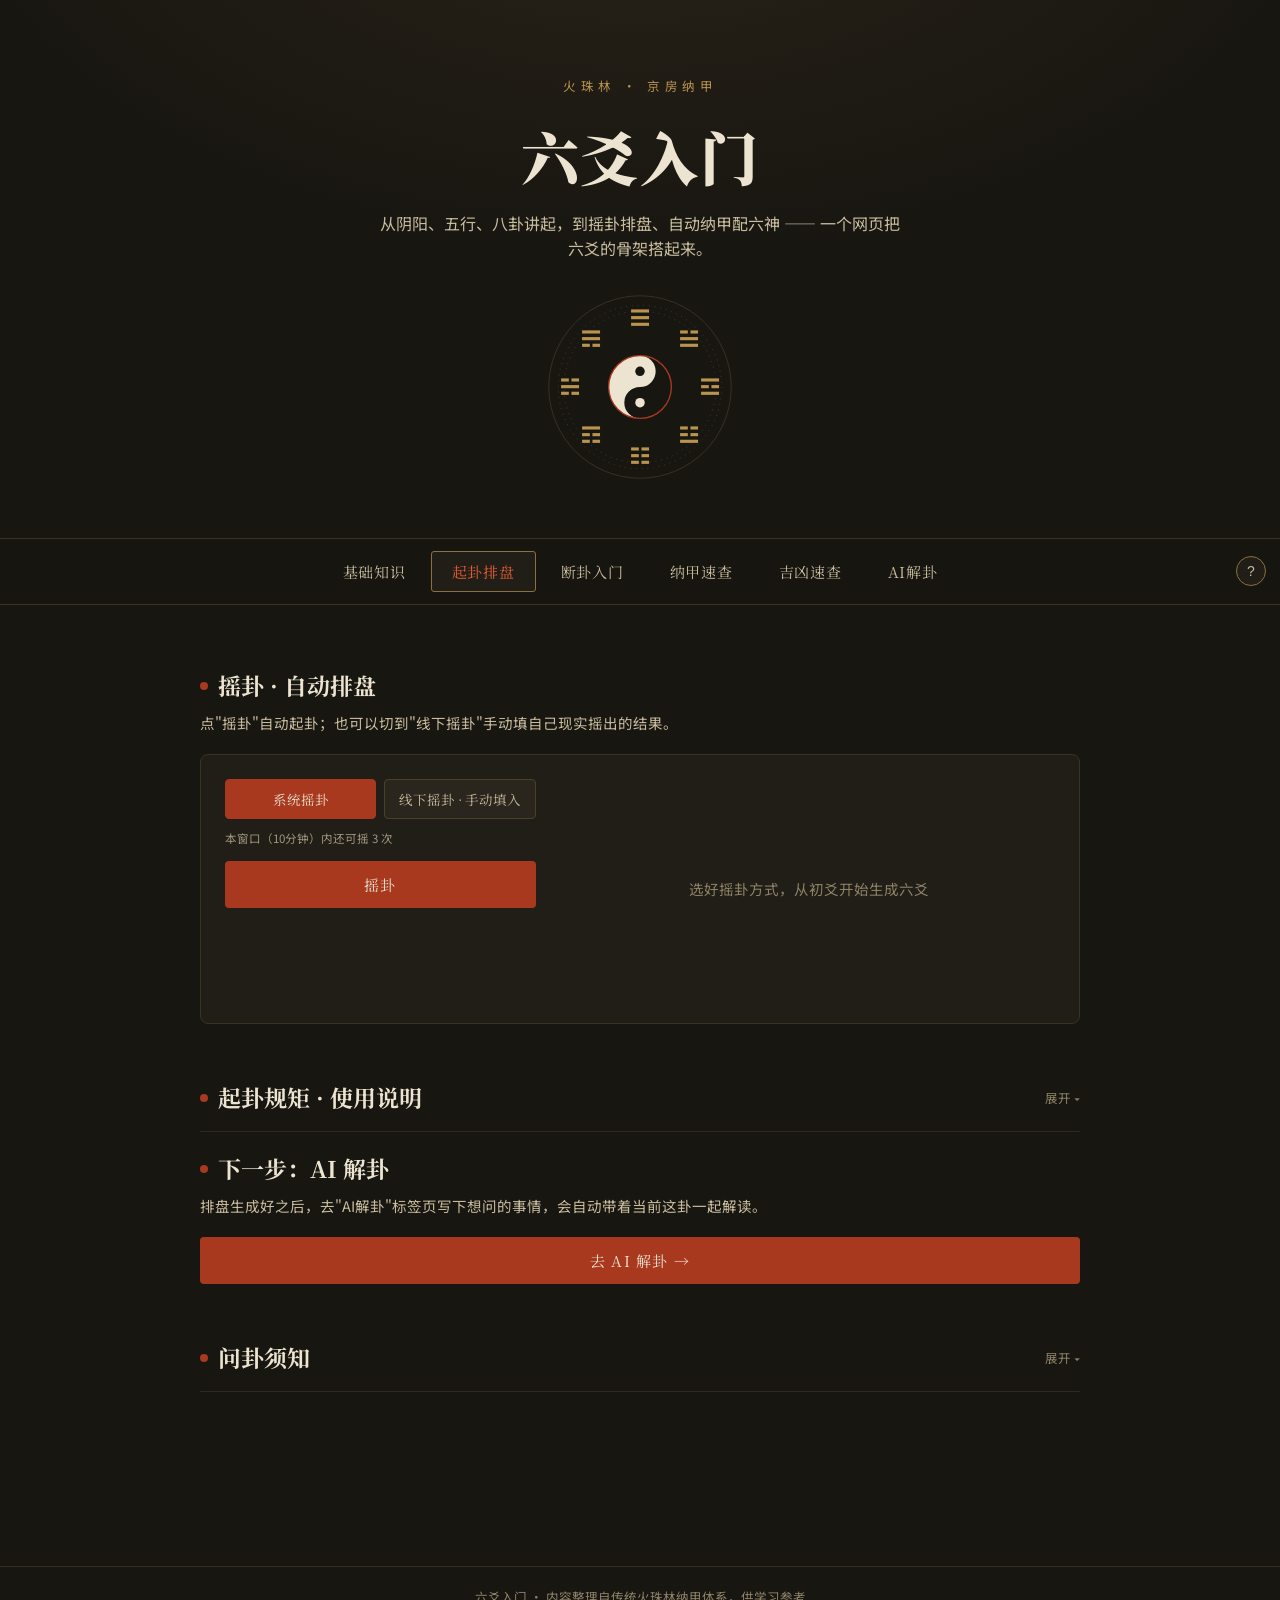
<file: ly/index.html>
<!DOCTYPE html>
<html lang="zh-CN">
<!-- ==================================================================
  六爻入门 · 架构总览（供想读懂/修改本项目的开发者）

  页面本体是本文件（结构 + 文案），样式和逻辑各自在旁边的文件里：
    样式 css/*.css（12 个）…… 全部样式，按下面"样式模块地图"的顺序引入
    逻辑 js/*.js（12 个） …… 全部逻辑，按下面"模块地图"的顺序加载

  样式模块地图（<link> 的先后就是层叠顺序，不能调；详见 css/base.css 开头）：
     1. css/base.css       设计变量与全局基础（:root 变量、字号刻度、字体、全局兜底）
     2. css/layout.css     HERO 头图 / NAV 导航 / 折叠区块
     3. css/content.css    八卦卡片 / 五行轮盘 / 通用参考表 / 装卦表
     4. css/najia.css      纳甲速查 / 吉凶速查（输入框 + 结果卡片）
     5. css/caster.css     起卦面板（摇卦按钮、铜钱记录、线下摇卦、配额提示）
     6. css/plate.css      排盘表（表格、每爻爻画、卦名信息行、摇卦前占位提示）
     7. css/diagram.css    卦象爻画图（本卦/变卦并排，起卦区与历史记录共用）
     8. css/guide.css      断卦入门列表 / 页脚注解
     9. css/ai.css         AI 解卦（对话、设置分组、提示词导出、单价覆盖）
    10. css/history.css    累计统计条 / 历史记录面板
    11. css/overlay.css    toast 提示 / 新手教程弹层 / 通用确认弹层
    12. css/responsive.css 断点与触屏兜底（手机端统一收口，排最后）

  模块地图（顺序不能调：后一个模块可能要用到前面模块定义的东西）：
     1. js/ui-shell.js        界面基础：折叠区块、标签切换、八卦卡片、五行轮盘
    2. js/liuyao-core.js     六爻核心数据与算法（纳甲/八宫/六亲/查卦解析，不碰 DOM）
    3. js/najia-quicklook.js 纳甲速查：查卦输入框（结果卡片画爻、干支、六亲）
    4. js/gua-jixiong.js     吉凶查询：六十四卦吉凶简表 + 查卦输入框
    5. js/ganzhi-date.js     六十甲子、空亡、今日日柱、按日期反查、年月时柱
    6. js/render-helpers.js  日期/四柱文本、HTML 转义、加粗等文本小工具
    7. js/cast.js            摇卦规矩 + 系统摇卦 + 线下摇卦
    8. js/diagram.js         卦象爻画图（只认 {yang,moving,isWorld,isResponse} 几何入参）
    9. js/plate.js           排盘渲染；"结构化六爻"的字段契约也定义在这里
    10. js/ui-common.js       Toast、弹层焦点管理、确认弹层、新手教程
    11. js/ai-core.js         AI 解卦之数据与流程：角色风格、提示词、API、历史存取
    12. js/ai-ui.js           AI 解卦之界面绑定：按钮、设置项、历史面板、主流程

  想改什么去哪找（最常动的几个地方）：
    · 排盘核心算法（纳甲/八宫/世应/六亲/空亡）→ js/liuyao-core.js + js/ganzhi-date.js
    · "纳甲速查"标签页的查卦输入框 → js/najia-quicklook.js（卦数据取自 liuyao-core，不另存一份）
    · "吉凶速查"标签页的六十四卦吉凶表（等级 + 断语）→ js/gua-jixiong.js 里的 GUA_JIXIONG
    · 两个查询框"怎么写都能认"的解析规则 → js/liuyao-core.js 的"查卦解析"一节
    · 排盘表长什么样 → js/plate.js
    · 摇卦规则（一事一卦/频率限制）→ js/cast.js
    · 五个"复制XX"按钮的行为 → js/ai-ui.js 里的 bindCopyButton 一处改，全站跟着变
    · AI 提示词与解卦风格 → js/ai-core.js（ROLE_PRESETS / buildSystemPrompt）
    · DeepSeek 模型与计费单价 → js/ai-core.js（LS_KEY_MODEL / PRICE_TABLES）
    · 盘面表格长什么样（列间距、行高、窄屏一爻一行）→ css/plate.css
    · 卦象爻画图（本卦/变卦那两列爻线）→ js/diagram.js + css/diagram.css
    · 主题色、字号刻度 → css/base.css 的 :root
    · 结构化六爻的字段名（是否动爻/状态/纳甲…）→ js/plate.js 里那段字段契约
    · HTML 转义等通用小工具 → js/render-helpers.js
    · 手机端断点与触屏兜底 → css/responsive.css
    · 页面文案（教程/规矩说明/FAQ 式描述）→ 本文件对应面板的 <p class="desc">

  设计约束：仍然零依赖、零构建——不用打包器、不用 ES module（module 脚本在 file://
  下会被 CORS 拦掉，双击打不开），只靠普通 <script> 按上面的顺序加载。整个 ly/ 目录
  直接丢进静态托管即可上线，也能整个目录拷走离线用。
  提 PR 时请维持这一约束：可以改这些文件的内容，但别引入打包步骤、也别打乱加载顺序。
================================================================== -->
<head>
<meta charset="UTF-8">
<title>六爻入门 · 纳甲排盘与断卦速查</title>
<link rel="icon" type="image/svg+xml" href="data:image/svg+xml,%3Csvg xmlns='http://www.w3.org/2000/svg' viewBox='0 0 32 32'%3E%3Ccircle cx='16' cy='16' r='15' fill='%23181611'/%3E%3Cpath d='M16,1 A7.5,7.5 0 0,1 16,16 A7.5,7.5 0 0,0 16,31 A15,15 0 0,0 16,1 Z' fill='%23ece4d0'/%3E%3Ccircle cx='16' cy='8.5' r='2.2' fill='%23181611'/%3E%3Ccircle cx='16' cy='23.5' r='2.2' fill='%23ece4d0'/%3E%3Ccircle cx='16' cy='16' r='15' fill='none' stroke='%23a8391f' stroke-width='1.2'/%3E%3C/svg%3E">
<meta name="viewport" content="width=device-width, initial-scale=1.0, minimum-scale=1.0, maximum-scale=5.0, user-scalable=yes">
<script>
/* ==================================================================
  移动端"打开总是停在半屏（八卦卡片那一带）而不是最顶部"的修复：
  这是浏览器自带的"滚动位置恢复"在作怪——手机浏览器（尤其 iOS Safari/微信）
  从"最近标签页/后台恢复"重新打开页面时，会自动把滚动条恢复到你上次关闭前
  停留的位置，而不是回到顶部。这里关掉这个自动恢复行为，并在每次真正加载
  完成时强制滚动到顶部，让页面始终从头图开始看，而不是停在上次看到的地方。
================================================================== */
if('scrollRestoration' in history){ history.scrollRestoration = 'manual'; }
window.addEventListener('pageshow', ()=>{ window.scrollTo(0,0); });
</script>
<!-- 样式按上面的"样式模块地图"顺序引入，顺序不能调（层叠靠先后决定）。 -->
<link rel="stylesheet" href="css/base.css">
<link rel="stylesheet" href="css/layout.css">
<link rel="stylesheet" href="css/content.css">
<link rel="stylesheet" href="css/najia.css">
<link rel="stylesheet" href="css/caster.css">
<link rel="stylesheet" href="css/plate.css">
<link rel="stylesheet" href="css/diagram.css">
<link rel="stylesheet" href="css/guide.css">
<link rel="stylesheet" href="css/ai.css">
<link rel="stylesheet" href="css/history.css">
<link rel="stylesheet" href="css/overlay.css">
<link rel="stylesheet" href="css/responsive.css">
</head>
<body>

<!-- ==================================================================
  ② 页面结构区地图（按出现顺序）——本文件只放结构与文案，行为都在 js/ 里：
  toastWrap 提示容器 → onboardOverlay 新手教程弹层 → confirmOverlay 通用确认弹层
  （这两个弹层都是 role="dialog"+aria-modal，焦点管理/Tab循环逻辑在
  js/ui-common.js 的"弹层焦点管理工具"一节，两个弹层共用）
  → hero 头图 → nav.tabs 导航（role="tablist"，六个标签 + "?"帮助按钮）
  → main：#basics 基础知识 / #caster 起卦排盘 / #guide 断卦入门 /
  #najia 纳甲速查 / #jixiong 吉凶速查 / #ai AI解卦 六个面板
  （六个面板 role="tabpanel"，跟对应 tab 按钮用 aria-controls/aria-labelledby 关联）
  其中 #najia 面板上只有"查卦纳甲"这一节（输入框 + 结果卡片），由
  js/najia-quicklook.js 驱动：数据直接取排盘用的那几份
  （NAJIA / EIGHT_PALACE_MAP / najiaLineInfo），不另抄一份纳甲表。
  该文件里还留着"八宫口诀表 / 六十四卦装卦表"两段渲染函数，页面上已经没有对应容器，
  目前不会执行；要恢复那两张表就把容器加回来，那两段代码还能直接用。
  面板切换靠 .panel.active 类 + roving tabindex，逻辑在 js/ui-shell.js。
================================================================== -->

<div id="toastWrap"></div>

<div class="onboard-overlay" id="onboardOverlay" style="display:none;" role="dialog" aria-modal="true" aria-labelledby="onboardTitle">
  <div class="onboard-card">
    <div class="onboard-scroll" id="onboardScroll" tabindex="0">
      <h3 id="onboardTitle">怎么用这个工具</h3>
      <div class="onboard-step">
        <div class="num">1</div>
        <div class="txt">先摇一卦感受一下：切到 <b>起卦排盘</b> 标签页，日柱已经帮你选好今天的了，不用管。直接点 <b>摇卦</b>，像抛硬币一样自动摇出六爻——这一步不花钱、不用注册任何东西，纯网页自己算的。（如果你更信自己现实里摇的铜钱结果，也可以切到旁边"线下摇卦"，把自己摇到的结果手动填进去。）</div>
      </div>
      <div class="onboard-step">
        <div class="num">2</div>
        <div class="txt">想让 AI 帮你解读这一卦，需要一张"通行证"——<b>DeepSeek API Key</b>。说白了就是你自己去 DeepSeek 网站注册的一个身份凭证，让这个网页能替你去问一句 AI、拿到回答，每问一次扣一点点小钱（通常几分钱到几毛钱一次，很便宜，用多少扣多少，不用你多充）。</div>
      </div>
      <div class="onboard-step">
        <div class="num">3</div>
        <div class="txt">怎么弄到这张 Key：打开 <b>platform.deepseek.com</b>，手机号就能注册，随便充一点钱（比如5块钱够用很久）；在网站的"API keys"页面新建一个 Key、复制下来。回到这个页面，下滑到 <b>AI 解卦</b> 区块，点一次 <b>设置</b>，把复制的 Key 粘贴进去，点"保存Key"——一次性的，以后不用再弄。</div>
      </div>
      <div class="onboard-step">
        <div class="num">4</div>
        <div class="txt">都弄好之后，<b>先写下你想问的问题</b>，再点 <b>AI 解读</b> 就行——会自动帮你摇卦并解读，一步到位；之后想问新的事，直接改问题再点一次就够了。Key 只存在你这台设备本地，不会上传。想了解六爻的基础知识（世应、六亲、空亡这些词到底啥意思），切到"基础知识""断卦入门"两个标签页看看，从头讲起；摇卦、对卦时想查表，用"纳甲速查""吉凶速查"。</div>
      </div>
      <div class="onboard-fade" id="onboardFade" aria-hidden="true"></div>
    </div>
    <div class="onboard-actions">
      <button class="ai-btn ghost" id="onboardCloseBtn">知道了</button>
    </div>
  </div>
</div>

<div class="confirm-overlay" id="confirmOverlay" style="display:none;" role="dialog" aria-modal="true" aria-labelledby="confirmTitle" aria-describedby="confirmMsg">
  <div class="confirm-card">
    <h3 id="confirmTitle">确认</h3>
    <div class="confirm-msg" id="confirmMsg"></div>
    <div class="confirm-actions">
      <button class="ai-btn ghost" id="confirmCancelBtn">取消</button>
      <button class="ai-btn" id="confirmOkBtn">确定</button>
    </div>
  </div>
</div>

<div class="hero">
  <div class="eyebrow">火珠林 · 京房纳甲</div>
  <h1>六爻入门</h1>
  <p class="sub">从阴阳、五行、八卦讲起，到摇卦排盘、自动纳甲配六神 —— 一个网页把六爻的骨架搭起来。</p>
  <div class="bagua-ring" aria-hidden="true">
    <svg viewBox="0 0 200 200">
      <circle cx="100" cy="100" r="96" fill="none" stroke="#3a3222" stroke-width="1"/>
      <g class="badge-spin">
        <circle cx="100" cy="100" r="86" fill="none" stroke="#4a4128" stroke-width="1" stroke-dasharray="1 5"/>
        <circle cx="100" cy="100" r="80" fill="none" stroke="#4a4128" stroke-width="1" stroke-dasharray="1 5"/>
      </g>
      <g font-family="serif" font-size="21" fill="#b8944f" text-anchor="middle" dominant-baseline="central">
        <text x="100" y="27">☰</text><text x="152" y="49">☱</text>
        <text x="174" y="100">☲</text><text x="152" y="151">☳</text>
        <text x="100" y="173">☷</text><text x="48" y="151">☶</text>
        <text x="26" y="100">☵</text><text x="48" y="49">☴</text>
      </g>
      <g>
        <circle cx="100" cy="100" r="33" fill="#ece4d0"/>
        <path d="M100,67 A16.5,16.5 0 0,1 100,100 A16.5,16.5 0 0,0 100,133 A33,33 0 0,0 100,67 Z" fill="#181611"/>
        <circle cx="100" cy="83.5" r="5" fill="#181611"/>
        <circle cx="100" cy="116.5" r="5" fill="#ece4d0"/>
        <circle cx="100" cy="100" r="33" fill="none" stroke="#a8391f" stroke-width="1.4"/>
      </g>
    </svg>
  </div>
</div>

<nav class="tabs" role="tablist" aria-label="页面导航">
  <button class="tab-btn" data-tab="basics" role="tab" id="tabbtn-basics" aria-selected="false" aria-controls="basics" tabindex="-1">基础知识</button>
  <button class="tab-btn active" data-tab="caster" role="tab" id="tabbtn-caster" aria-selected="true" aria-controls="caster" tabindex="0">起卦排盘</button>
  <button class="tab-btn" data-tab="guide" role="tab" id="tabbtn-guide" aria-selected="false" aria-controls="guide" tabindex="-1">断卦入门</button>
  <button class="tab-btn" data-tab="najia" role="tab" id="tabbtn-najia" aria-selected="false" aria-controls="najia" tabindex="-1">纳甲速查</button>
  <button class="tab-btn" data-tab="jixiong" role="tab" id="tabbtn-jixiong" aria-selected="false" aria-controls="jixiong" tabindex="-1">吉凶速查</button>
  <button class="tab-btn" data-tab="ai" role="tab" id="tabbtn-ai" aria-selected="false" aria-controls="ai" tabindex="-1">AI解卦</button>
  <button class="help-fab" id="helpFab" title="使用教程" aria-label="使用教程">?</button>
</nav>

<main>

<!-- ===================== TAB 1 ===================== -->
<div class="panel" id="basics" role="tabpanel" aria-labelledby="tabbtn-basics" tabindex="0">

  <section class="block">
    <h2>八卦：三爻定象</h2>
    <p class="desc">每个卦由三条爻组成，阳爻为"—"，阴爻为"- -"。八种组合对应八卦，是六爻排盘的最小单位。</p>
    <div class="gua-grid" id="baguaGrid"></div>
  </section>

  <section class="block">
    <h2>五行生克</h2>
    <p class="desc">木火土金水五者循环相生，隔位相克。点击任意一个字，看它生谁、被谁生、克谁、被谁克 —— 这是判断爻位旺衰、六亲关系的根基。</p>
    <div class="wuxing-wrap">
      <svg class="wuxing-svg" id="wuxingSvg" viewBox="0 0 280 280">
        <defs>
          <marker id="arrow" viewBox="0 0 10 10" refX="8" refY="5" markerWidth="7" markerHeight="7" orient="auto-start-reverse">
            <path d="M0,0 L10,5 L0,10 z" fill="#544a2e"/>
          </marker>
        </defs>
      </svg>
      <div class="wx-legend">
        <div class="row" id="wxInfo"><b>点击一个五行</b> 查看它的生克关系</div>
        <div class="row" style="border-left-color:var(--jade)">绿线 = 相生（滋养）</div>
        <div class="row" style="border-left-color:var(--vermilion-bright)">红线 = 相克（制约）</div>
      </div>
    </div>
  </section>

  <section class="block">
    <h2>天干地支</h2>
    <p class="desc">纳甲就是把十天干、十二地支"装"到卦爻上。先认脸熟。</p>
    <table class="ref" style="margin-bottom:14px;">
      <tr><th>十天干</th><td colspan="10">甲　乙　丙　丁　戊　己　庚　辛　壬　癸</td></tr>
    </table>
    <div class="scroll-hint">← 左右滑动查看完整表格 →</div>
    <div class="ref-scroll"><table class="ref ref-wide">
      <thead><tr><th>地支</th><th>子</th><th>丑</th><th>寅</th><th>卯</th><th>辰</th><th>巳</th><th>午</th><th>未</th><th>申</th><th>酉</th><th>戌</th><th>亥</th></tr></thead>
      <tbody><tr><th>五行</th><td>水</td><td>土</td><td>木</td><td>木</td><td>土</td><td>火</td><td>火</td><td>土</td><td>金</td><td>金</td><td>土</td><td>水</td></tr></tbody>
    </table></div>
  </section>

  <section class="block">
    <h2>六神</h2>
    <p class="desc">六神按起卦当天的天干起排，从初爻开始向上依次循环，用来辅助判断事情的性质（喜庆、口舌、疑虑、缠绕、阻力、暗昧等），不是吉凶本身。</p>
    <table class="ref">
      <thead><tr><th>日干</th><th>初爻起</th><th>顺序（初→上）</th></tr></thead>
      <tbody>
        <tr><td>甲、乙日</td><td>青龙</td><td>青龙 朱雀 勾陈 螣蛇 白虎 玄武</td></tr>
        <tr><td>丙、丁日</td><td>朱雀</td><td>朱雀 勾陈 螣蛇 白虎 玄武 青龙</td></tr>
        <tr><td>戊日</td><td>勾陈</td><td>勾陈 螣蛇 白虎 玄武 青龙 朱雀</td></tr>
        <tr><td>己日</td><td>螣蛇</td><td>螣蛇 白虎 玄武 青龙 朱雀 勾陈</td></tr>
        <tr><td>庚、辛日</td><td>白虎</td><td>白虎 玄武 青龙 朱雀 勾陈 螣蛇</td></tr>
        <tr><td>壬、癸日</td><td>玄武</td><td>玄武 青龙 朱雀 勾陈 螣蛇 白虎</td></tr>
      </tbody>
    </table>
  </section>

  <section class="block block-collapse">
    <h2>起卦方法</h2>
    <div class="block-collapse-body">
    <p class="desc">六爻纳甲法最常见的起卦方式是"摇钱法"，也就是本工具"起卦排盘"标签页做的事：三枚铜钱一次摇出一爻，六次摇完六爻。除此之外还有几种常见变体，原理相通，只是取数方式不同：</p>
    <table class="ref">
      <thead><tr><th>方法</th><th>做法</th></tr></thead>
      <tbody>
        <tr><td>摇钱法（本工具用的）</td><td>三枚铜钱正反面记数，六次摇出六爻</td></tr>
        <tr><td>报数起卦</td><td>随口说出两个数分别除以8取余得上下卦，再用总数除以6取余定动爻，多用于突发一念、不方便摇钱的场合</td></tr>
        <tr><td>米卦、字卦等</td><td>用抓米粒数、写字笔画数等方式取数，原理和报数法一样，只是取数的载体不同</td></tr>
      </tbody>
    </table>
    <p class="desc" style="margin-top:10px;">要注意一点：民间常说的"梅花易数"也是靠时间、数字起卦，但那是另一套独立的分析体系——不纳甲、不排六亲六神，而是用"体卦、用卦"的生克来断卦，跟本工具讲的六爻纳甲法是两条不同的路子，虽然都以《周易》为源头，学习时别混在一起。</p>
    </div>
  </section>

</div>

<!-- ===================== TAB 2 ===================== -->
<div class="panel active" id="caster" role="tabpanel" aria-labelledby="tabbtn-caster" tabindex="0">
  <section class="block">
    <h2>摇卦 · 自动排盘</h2>
    <p class="desc">点"摇卦"自动起卦；也可以切到"线下摇卦"手动填自己现实摇出的结果。</p>

    <div class="caster-box">
      <div class="caster-controls">
        <div class="cast-mode-toggle" id="castModeToggle">
          <button type="button" class="mode-btn active" data-mode="system">系统摇卦</button>
          <button type="button" class="mode-btn" data-mode="manual">线下摇卦 · 手动填入</button>
        </div>

        <!-- 摇卦频率配额（10分钟内最多3次）常驻提示：之前只有点击被拦下时才弹toast告知，
             用户不知道自己还剩几次、容易"莫名其妙"被拦。这里常态显示剩余次数，
             系统摇卦和线下摇卦手动填入共用同一个配额、共用同一处提示。 -->
        <div class="cast-quota-hint" id="castQuotaHint"></div>

        <div id="systemCastPanel">
          <button class="cast-btn" id="castBtn">摇卦</button>
          <div class="coin-log" id="coinLog"></div>
        </div>

        <div id="manualCastPanel" style="display:none;">
          <div class="manual-lines" id="manualLines"></div>
          <button class="cast-btn" id="manualCastBtn">生成排盘</button>
        </div>
      </div>
      <div class="plate" id="plateWrap">
        <div class="placeholder">选好摇卦方式，从初爻开始生成六爻</div>
      </div>
    </div>
  </section>

  <section class="block block-collapse">
    <h2>起卦规矩 · 使用说明</h2>
    <div class="block-collapse-body">
    <p class="desc">世应、六亲已按八宫卦生成规则自动推出；起卦日的日柱（用来起六神、算空亡）按起卦当天自动推算，不用手动填，空亡按日柱所在的"旬"标出。排盘结果下方还会同时列出年柱、月柱、时柱（按起卦这一刻的系统时间自动算出，不用手动填），方便对照查看。</p>
    <p class="desc">按传统规矩，一事不问二卦：同一个问题只摇一次，问题没换就不能重摇——想再摇，先在下面把问题换成一件新的事。短时间内也不建议连续摇太多卦，10 分钟内最多摇 3 次。</p>
    <p class="desc">另外几条老规矩也顺带提一句：别在大喜大怒、心浮气躁的时候乱测，也别单纯当好玩测着玩，念不专卦不应，测出来的参考价值不大；卦是用来"决疑"的，一件事已经拍板定了、没有回旋余地，再占意义也不大。</p>
    </div>
  </section>

  <section class="block">
    <h2>下一步：AI 解卦</h2>
    <p class="desc">排盘生成好之后，去"AI解卦"标签页写下想问的事情，会自动带着当前这卦一起解读。</p>
    <button class="cast-btn" id="gotoAiTabBtn" type="button">去 AI 解卦 →</button>
  </section>

  <section class="block block-collapse">
    <h2>问卦须知</h2>
    <div class="block-collapse-body">
    <p class="desc">传统上占卦师也有条不成文的规矩：不轻断生死寿数——"我还能活多久""什么时候死"这类问题，一是这种判断本身风险极高、容易断错，二是怕给提问的人带来不必要的心理暗示，所以这里也不会生成这类回答。如果这背后是身体健康或者情绪上的真实担忧，更建议找医生或者信得过的人聊聊，比找一个网页工具靠谱。</p>
    </div>
  </section>
</div>

<!-- ===================== TAB 3 ===================== -->
<div class="panel" id="guide" role="tabpanel" aria-labelledby="tabbtn-guide" tabindex="0">
  <section class="block">
    <h2>断卦要看什么</h2>
    <p class="desc">六爻是一套很成体系的推演方法，入门顺序大致是这样：</p>
    <ul class="guide-list">
      <li><h4>装卦</h4><p>先把本卦六爻的纳甲干支、五行、六神都排出来 —— 也就是"起卦排盘"标签页做的事，这是所有后续判断的地基。</p></li>
      <li><h4>定六亲</h4><p>把本宫五行和每一爻的纳甲五行对比，标出父母、兄弟、子孙、妻财、官鬼：生我者为父母，我生者为子孙，克我者为官鬼，我克者为妻财，同我者为兄弟。"起卦排盘"里已经按这套规则自动标好了，摇一卦对照着看最直观。</p></li>
      <li><h4>找用神</h4><p>根据所问之事确定这一卦要重点盯住哪个六亲，下面有一张速查表。</p></li>
      <li><h4>看世应</h4><p>世爻代表求测人自己，应爻代表对方或所问之事，世应生克决定关系的走向，排盘表里已标出。</p></li>
      <li><h4>论旺衰</h4><p>用神在当令（当季）是旺是衰，日辰对它是生是克是合是冲，是判断吉凶的核心手法，下面也有速查表。</p></li>
      <li><h4>看变爻与空亡</h4><p>老阳、老阴会"变"，本卦是当下，变卦是走向；爻逢空亡则暂时"不起作用"，出空、冲空之时才应验，这两点排盘表里也已标出。</p></li>
    </ul>
  </section>

  <section class="block block-collapse">
    <h2>用神速查</h2>
    <div class="block-collapse-body">
    <p class="desc">测什么事，就盯住卦里对应的这个六亲看它的旺衰生克。</p>
    <table class="ref">
      <thead><tr><th>所测之事</th><th>用神</th><th>备注</th></tr></thead>
      <tbody>
        <tr><td>求财、生意</td><td>妻财</td><td>财爻旺相、不被日月刑克为好</td></tr>
        <tr><td>婚姻</td><td>男测看妻财 · 女测看官鬼</td><td>同时看世应是否相生相合</td></tr>
        <tr><td>疾病</td><td>官鬼（病）· 父母（药、医）</td><td>官鬼旺表示病重，子孙旺主吉（子孙克官鬼）</td></tr>
        <tr><td>考试、求职、官运</td><td>官鬼</td><td>官鬼旺相、生世为宜</td></tr>
        <tr><td>子女、晚辈</td><td>子孙</td><td>子孙爻代表后代、也代表福气与消灾之神</td></tr>
        <tr><td>父母、长辈、房产、合同文书</td><td>父母</td><td>父母爻也主辛劳、忧虑</td></tr>
        <tr><td>兄弟、朋友、合伙人</td><td>兄弟</td><td>兄弟旺常主破财、争抢</td></tr>
        <tr><td>出行、诉讼</td><td>视具体所问再定</td><td>出行看世爻安稳与否，诉讼看官鬼与世应</td></tr>
      </tbody>
    </table>
    </div>
  </section>

  <section class="block block-collapse">
    <h2>旺相休囚死（按月令）</h2>
    <div class="block-collapse-body">
    <p class="desc">用神的五行在当前月份是旺是衰，看这张表就知道大方向。旺、相为得力；休、囚、死为不得力，需要日辰再生扶才行。</p>
    <div class="scroll-hint">← 左右滑动查看完整表格 →</div>
    <div class="ref-scroll"><table class="ref ref-wide">
      <thead><tr><th>月令</th><th>旺</th><th>相</th><th>休</th><th>囚</th><th>死</th></tr></thead>
      <tbody>
        <tr><td>春（寅卯月）</td><td>木</td><td>火</td><td>水</td><td>金</td><td>土</td></tr>
        <tr><td>夏（巳午月）</td><td>火</td><td>土</td><td>木</td><td>水</td><td>金</td></tr>
        <tr><td>秋（申酉月）</td><td>金</td><td>水</td><td>土</td><td>火</td><td>木</td></tr>
        <tr><td>冬（亥子月）</td><td>水</td><td>木</td><td>金</td><td>土</td><td>火</td></tr>
        <tr><td>四季月（辰戌丑未月）</td><td>土</td><td>金</td><td>火</td><td>木</td><td>水</td></tr>
      </tbody>
    </table></div>
    </div>
  </section>

  <section class="block block-collapse">
    <h2>合、冲对照</h2>
    <div class="block-collapse-body">
    <p class="desc">日辰或动爻和某一爻构成"合"或"冲"，会改变那一爻的状态：合主牵绊、稳定（有时反而是"绊住不动"）；冲主动荡、离散，也可能是"暗动"。</p>
    <table class="ref" style="margin-bottom:14px;">
      <tr><th>六合</th><td colspan="6">子丑合　寅亥合　卯戌合　辰酉合　巳申合　午未合</td></tr>
    </table>
    <table class="ref">
      <tr><th>六冲</th><td colspan="6">子午冲　丑未冲　寅申冲　卯酉冲　辰戌冲　巳亥冲</td></tr>
    </table>
    </div>
  </section>

  <section class="block block-collapse">
    <h2>空亡是什么</h2>
    <div class="block-collapse-body">
    <p class="desc">六十甲子每十天一"旬"，每旬总有两个地支轮不上和天干搭配，这两个地支当天就叫"空亡"。卦中某爻的地支若正好落在当天的空亡上，这一爻暂时"落空"、力量打折，通常要等到它"出空"（空亡期过去）或被"冲空"（遇到相冲之爻）才会应验。"起卦排盘"里已按你选的日柱自动标出哪些爻空亡。</p>
    </div>
  </section>

  <section class="block block-collapse">
    <h2>伏神是什么</h2>
    <div class="block-collapse-body">
    <p class="desc">一个卦六个爻，最多只能同时排出六种六亲，但父母、兄弟、子孙、妻财、官鬼一共五种，实际常出现某一种六亲在卦中六爻里一个都没有的情况——这就要去它所属的"本宫首卦"（也就是排盘表里标出的那个"XX宫"对应的八纯卦）里，把缺的那个六亲对应的爻找出来，叠在原来爻位（称"飞神"）之下，叫作"伏神"。断卦时如果用神恰好不上卦，就要靠伏神来补位分析，同时还要看伏神能不能被飞神生扶、能不能"出伏"（透出来发挥作用），这是六亲分析里进阶但很常用的一环。</p>
    </div>
  </section>

  <section class="block block-collapse">
    <h2>常用术语速查</h2>
    <div class="block-collapse-body">
    <table class="ref">
      <thead><tr><th>术语</th><th>含义</th></tr></thead>
      <tbody>
        <tr><td>本卦 / 变卦</td><td>摇出来的原始卦为本卦；有动爻时，动爻阴阳互变后组成的新卦为变卦</td></tr>
        <tr><td>动爻 / 变爻</td><td>摇出老阳、老阴的那一爻，是卦中变化的信号，往往是事情的转折点</td></tr>
        <tr><td>世爻 / 应爻</td><td>世爻代表求测人自己；应爻代表对方、对手或所测之事</td></tr>
        <tr><td>用神</td><td>根据所问之事选定的、这一卦里要重点分析的那个六亲</td></tr>
        <tr><td>元神 / 忌神</td><td>生助用神的六亲为元神（帮手）；克制用神的六亲为忌神（阻力）</td></tr>
        <tr><td>飞神 / 伏神</td><td>卦中实际排出的爻为飞神；六亲不全时从本宫首卦借来补位的爻为伏神</td></tr>
        <tr><td>月建 / 日辰</td><td>起卦当月的地支为月建，当日的地支为日辰，两者是判断爻位旺衰最重要的两把尺子</td></tr>
        <tr><td>旬空（空亡）</td><td>爻的地支落在当天所属"旬"的空亡地支上，力量暂时打折</td></tr>
      </tbody>
    </table>
    </div>
  </section>

  <section class="block block-collapse">
    <h2>参考古籍</h2>
    <div class="block-collapse-body">
    <p class="desc">六爻纳甲这套方法不是凭空来的，历代累积下不少专著，有兴趣深入可以顺着这个脉络找原书或今人注本来读：</p>
    <table class="ref">
      <thead><tr><th>典籍</th><th>大致定位</th></tr></thead>
      <tbody>
        <tr><td>《周易》（易经）</td><td>六十四卦、卦爻辞的源头，六爻占法最终都建立在这套符号系统上</td></tr>
        <tr><td>《京氏易传》（旧题西汉·京房）</td><td>相传纳甲、八宫、世应、飞伏等理论体系由此奠基，是纳甲筮法的理论源头</td></tr>
        <tr><td>《火珠林》（旧题麻衣道者 / 托名京房）</td><td>现存最早的以钱代蓍、纳甲配六亲断卦的专著，"火珠林法"因此得名，是六爻纳甲实操的直接源头</td></tr>
        <tr><td>《黄金策》（相传明·刘伯温，作者存疑）</td><td>六爻断卦口诀歌赋的重要来源，后被收入《卜筮正宗》</td></tr>
        <tr><td>《卜筮正宗》（清·王洪绪）</td><td>集大成之作，体系完整、案例丰富，是后世学六爻最常用的入门到进阶教材之一</td></tr>
        <tr><td>《增删卜易》（清·野鹤老人）</td><td>另一部重要实战典籍，以真实占例多、讲解直白著称</td></tr>
        <tr><td>《易冒》（清·程良玉）</td><td>清代六爻另一部代表性著作，理论与案例并重</td></tr>
      </tbody>
    </table>
    <p class="desc" style="margin-top:10px;">部分作者归属在学界仍有争议（比如《黄金策》托名刘伯温的说法就流传已久但缺乏定论），列出来是给你一个查阅方向，具体考据以严谨的今人校注本为准。</p>
    </div>
  </section>

  <section class="block">
    <h2>下一步</h2>
    <p class="desc">以上这些是断卦时最常翻的几张表：世应、六亲已经在排盘工具里自动生成，用神、旺衰、合冲、空亡、伏神就靠这几张速查表现查现用。多摇几卦、多对着表走一遍分析流程，会比死记硬背快很多。六爻是传统文化中的一套象数推演体系，这里的内容仅作学习与文化了解之用。</p>
  </section>
</div>

<!-- ===================== TAB 4 ===================== -->
<div class="panel" id="najia" role="tabpanel" aria-labelledby="tabbtn-najia" tabindex="0">

  <section class="block">
    <h2>查卦纳甲</h2>
    <p class="desc">一个框里直接写就行，怎么写的都能认：只写卦名（否、泰、大有）、只写上下卦象（天地、地天）、两样一起写（天地否、地天泰），也可以用符号（☰☷）或者"上乾下坤""乾上坤下"这种写法。判断以<b>上下卦象</b>为准——写"天地泰"时，上乾下坤定下来的是否卦，给你的就是否卦的纳甲。</p>
    <div class="nj-search">
      <input type="text" id="najiaSearchInput" placeholder="例：否 / 泰 / 天地否 / 地天泰 / 上乾下坤" autocomplete="off" autocorrect="off" spellcheck="false">
      <button class="ai-btn" id="najiaSearchBtn" type="button">查纳甲</button>
    </div>
    <div class="nj-result" id="najiaSearchResult" aria-live="polite"></div>
  </section>

</div>

<!-- ===================== TAB 5 ===================== -->
<div class="panel" id="jixiong" role="tabpanel" aria-labelledby="tabbtn-jixiong" tabindex="0">

  <section class="block">
    <h2>查卦吉凶</h2>
    <p class="desc">写法跟"纳甲速查"里那个框一样，怎么写的都能认：只写卦名（大过、遁、否）、只写上下卦象（泽风、天山）、两样一起写（泽风大过、天山遁），也可以写符号（☱☴）或"上兑下巽"这种。判断以<b>上下卦象</b>为准——写"天地泰"时，上乾下坤定下来的是否卦，给你的就是否卦的吉凶。</p>
    <div class="nj-search">
      <input type="text" id="jixiongSearchInput" placeholder="例：大过 / 遁 / 泽风大过 / 天山遁" autocomplete="off" autocorrect="off" spellcheck="false">
      <button class="ai-btn" id="jixiongSearchBtn" type="button">查吉凶</button>
    </div>
    <div class="nj-result" id="jixiongSearchResult" aria-live="polite"></div>
    <p class="desc" style="margin-top:12px;">吉凶等级用的是民间流传的六十四卦吉凶简表口径（上上 / 中上 / 中下 / 下下），只给个大方向；真要按卦理一条条推，还是看"断卦入门"里用神旺衰、世应、动变那一套。</p>
  </section>

</div>

<!-- ===================== TAB 6 ===================== -->
<div class="panel" id="ai" role="tabpanel" aria-labelledby="tabbtn-ai" tabindex="0">
  <section class="block">
    <h2>AI 解卦</h2>
    <p class="desc">在文本框内写下想问的事情：填了 DeepSeek Key 的话，点"AI 解读"直接在本页面拿到解卦回复；没填 Key、或者想用别的AI软件解卦，就点"输出提示词"——网页照样自动摇卦、排卦、装卦，只是最后一步给你一段可以直接复制的完整提示词，粘贴去任意AI聊天软件发送即可。</p>
    <div class="ai-box">
      <div class="ai-stats" id="aiStats"></div>
      <textarea id="questionInput" maxlength="500" placeholder="想问的问题，比如：最近想跳槽，合不合适"></textarea>
      <div class="char-counter" id="questionCharCounter">0 / 500 字</div>
      <div class="ai-row">
        <button class="ai-btn" id="interpretBtn">AI 解读</button>
        <button class="ai-btn ghost" id="promptBtn">输出提示词</button>
        <button class="ai-btn stop" id="stopGenBtn" style="display:none;">停止生成</button>
        <button class="ai-btn ghost" id="toggleSettingsBtn">设置</button>
        <button class="ai-btn ghost" id="toggleHistoryBtn">历史记录</button>
        <span class="ai-status" id="aiStatus"></span>
      </div>

      <!-- 提示词导出结果：不经本站API Key，把完整提示词（人设+回复风格+这次排盘+问题）
           以纯文本形式展示，供用户手动复制去豆包/Kimi/ChatGPT等任意AI软件粘贴提问。
           填了Key时"AI解读"按钮不变，这个按钮始终额外可用；没填Key时只保留这一个按钮（见下方JS：updateApiKeyStatus）。
           提示词本身用"========"分隔符包住角色规则和排盘数据两部分，并在结尾重复一遍"不要前言/不要Markdown"
           的要求——因为普通AI对话框没有系统/用户角色区分，只能靠这种"分隔符+首尾呼应"的排版技巧提高对方AI
           照办的概率，具体拼法见 buildExportPromptText。 -->
      <div class="prompt-output-box" id="promptOutputBox" style="display:none;">
        <span class="ai-status">提示词已生成 · 复制后粘贴到其他AI聊天软件里发送，即可获得解卦回复</span>
        <p class="prompt-followup-tip">发送之后想继续追问，直接在对方AI自己的聊天框里接着问就行，它自己有上下文记忆，不用回这里再操作一遍——只有换一个AI软件接着问、或者对方AI没有记忆时，才需要用到下面"备用工具"里的"生成追问提示词"。</p>
        <textarea id="promptOutputText" class="prompt-output-text" readonly></textarea>
        <div class="ai-row" style="margin-top:8px;">
          <button class="ai-btn ghost" id="copyPromptBtn">复制提示词</button>
          <button class="ai-btn ghost" id="closePromptBtn">收起</button>
        </div>
      </div>

      <!-- 备用工具：整理格式 / 生成追问提示词。默认折叠——多数人把提示词复制过去发送后，
           会直接在对方AI软件里接着追问（对方AI自己就有上下文记忆，不用来回复制粘贴），
           这两步只在"想换个AI软件接着问 / 对方AI没有记忆 / 想把这次问答也存一份在本站"
           这类情况下才用得上，收起来当一个可选入口，不占主流程的地方。 -->
      <div class="prompt-extra-tools" id="promptExtraTools" style="display:none;">
        <div class="prompt-extra-toggle" id="promptExtraToggle">
          <span>用不上可以不点：整理对方AI的回复格式 / 换个AI软件接着追问</span>
          <span class="collapse-hint"></span>
        </div>
        <div class="prompt-extra-body">

          <!-- 贴回矫正：对方AI原样吐出来的回复，本站没法像"AI解读"那样自动跑 stripMarkdown/annotateShichen
               两道清洗，只能让用户把回复贴回来在本地跑一遍同样的清洗函数——不产生任何网络请求和费用，
               纯前端字符串处理，复用的就是"AI解读"清洗回复用的那两个函数，保证两条路径最终看到的格式一致。 -->
          <div class="prompt-output-box" id="promptCleanupBox">
            <span class="ai-status">对方AI的回复贴到这里，帮你顺手清掉Markdown符号、给时辰补上现代时间括注</span>
            <textarea id="cleanupInputText" class="prompt-output-text" placeholder="把对方AI回复的原文粘贴到这里…"></textarea>
            <div class="ai-row" style="margin-top:8px;">
              <button class="ai-btn ghost" id="cleanupRunBtn">整理格式</button>
            </div>
            <textarea id="cleanupOutputText" class="prompt-output-text" readonly style="display:none;margin-top:8px;"></textarea>
            <div class="ai-row" id="cleanupCopyRow" style="margin-top:8px;display:none;">
              <button class="ai-btn ghost" id="copyCleanupBtn">复制整理结果</button>
            </div>
          </div>

          <!-- 追问提示词：导出路径没法像"AI解读"那样自动带上下文判断"是不是同一件事"，这里让用户把
               上一轮对方AI的回复（可以直接用上面"整理格式"的结果）和这次追问内容交回来，重新拼一段
               带着原排盘数据+上一轮问答+"一事不问二卦"规则的完整提示词，当作新一条消息发过去。
               只在"换一个AI软件接着问"或"对方AI没有上下文记忆"时才需要——还在同一个对话里的话，
               直接跟对方AI接着聊就行，不用来回复制这一步。 -->
          <div class="prompt-output-box" id="promptFollowupExportBox">
            <span class="ai-status">想换个AI软件接着问？上面先贴一次对方AI上一轮的回复，再写这次想问的内容</span>
            <textarea id="followUpExportInput" class="prompt-output-text" placeholder="这次想追问的内容…"></textarea>
            <div class="ai-row" style="margin-top:8px;">
              <button class="ai-btn ghost" id="followUpExportBtn">生成追问提示词</button>
            </div>
            <textarea id="followUpExportOutput" class="prompt-output-text" readonly style="display:none;margin-top:8px;"></textarea>
            <div class="ai-row" id="followUpExportCopyRow" style="margin-top:8px;display:none;">
              <button class="ai-btn ghost" id="copyFollowUpExportBtn">复制追问提示词</button>
            </div>
          </div>

        </div>
      </div>

      <div class="ai-settings" id="aiSettings">

        <div class="settings-group">
          <div class="settings-group-title">DeepSeek API Key</div>
          <div class="ai-settings-row">
            <div>
              <label for="apiKeyInput">Key（存在本机浏览器 localStorage，不上传）<span class="key-status" id="apiKeyStatus"></span></label>
              <input type="text" id="apiKeyInput" class="key-input" placeholder="sk-xxxxxxxxxxxxxxxx" autocomplete="off" autocorrect="off" autocapitalize="off" spellcheck="false" inputmode="text">
              <div class="ai-key-hint">· <a class="ai-key-link" href="https://platform.deepseek.com/api_keys" target="_blank" rel="noopener">没有Key？去DeepSeek领取 →</a></div>
            </div>
            <button class="ai-btn ghost" id="saveKeyBtn">保存 Key</button>
            <button class="ai-btn ghost" id="clearKeyBtn">清除 Key</button>
          </div>
        </div>

        <div class="settings-group">
          <div class="settings-group-title">人设与回复风格</div>
          <div class="settings-field">
            <label for="roleSelect">卜者人设（说话方式与性格）</label>
            <select id="roleSelect">
              <option value="classic">沉稳直断（默认）</option>
              <option value="sharp">犀利简练</option>
              <option value="warm">温和体贴</option>
              <option value="plain">大白话唠嗑</option>
              <option value="bluff">说书先生排场</option>
              <option value="cryptic">半文言黑话</option>
              <option value="custom">自定义</option>
            </select>
            <div class="ai-key-hint" id="roleHint"></div>
          </div>
          <div class="settings-field" id="customRoleWrap" style="display:none;">
            <label for="customRoleInput">自定义人设说明</label>
            <textarea id="customRoleInput" placeholder="比如：像个话不多的老先生，只在关键处开口，语气沉稳"></textarea>
          </div>
          <div class="settings-field">
            <label for="styleSelect">回复风格（字数与展开程度）</label>
            <select id="styleSelect">
              <option value="brief">精简（100-200字）</option>
              <option value="deep">深究（400-600字·展开分析）</option>
              <option value="custom">自定义</option>
            </select>
          </div>
          <div class="settings-field" id="customStyleWrap" style="display:none;">
            <label for="customStyleInput">自定义回复风格说明</label>
            <textarea id="customStyleInput" placeholder="比如：语气冷静克制，只给结论不铺垫，控制在150字以内"></textarea>
          </div>
        </div>

        <div class="settings-group">
          <div class="settings-group-title">模型</div>
          <div class="settings-field">
            <label for="modelSelect">用哪个 DeepSeek 模型解卦</label>
            <select id="modelSelect">
              <option value="deepseek-v4-flash">V4-Flash（默认·便宜·快速）</option>
              <option value="deepseek-v4-pro">V4-Pro（更贵·更准·更慢）</option>
            </select>
            <div class="ai-key-hint">Pro 正式版已发布，解读更准；Flash 依旧够用，价格约为 Pro 的1/3。</div>
          </div>
        </div>

        <div class="settings-group">
          <div class="settings-group-title">推理档位</div>
          <div class="settings-field">
            <label for="effortSelect">AI 想多深、花多少 token</label>
            <select id="effortSelect">
              <option value="high">High（够用·更省）</option>
              <option value="max">Max（更深·更贵）</option>
            </select>
            <div class="ai-key-hint">风格管字数长短，档位管想多深、花多少钱。</div>
          </div>
        </div>

        <div class="settings-group collapsible" id="priceOverrideGroup">
          <div class="settings-group-title">DeepSeek 计价单价覆盖（填闲时价）<span class="collapse-hint"></span></div>
          <div class="settings-group-body">
            <div class="price-override-grid">
              <div><span>缓存命中</span><input type="number" id="priceHit" step="0.001" min="0" placeholder="0.05"></div>
              <div><span>缓存未命中</span><input type="number" id="priceMiss" step="0.01" min="0" placeholder="1.5"></div>
              <div><span>输出</span><input type="number" id="priceOutput" step="0.01" min="0" placeholder="4.5"></div>
            </div>
            <div class="ai-key-hint">跟着上面选的模型走，不确定就留空用默认值；这里填的是闲时单价，高峰单价会自动按2倍算，不用单独填。</div>
            <div class="ai-row">
              <button class="ai-btn ghost" id="savePriceOverrideBtn">保存单价</button>
              <button class="ai-btn ghost" id="resetPriceOverrideBtn">恢复默认</button>
            </div>
          </div>
        </div>

      </div>

      <div class="history-panel" id="historyPanel">
        <div class="history-toolbar">
          <span class="ai-status">共 <span id="historyCount">0</span> 条</span>
          <button class="ai-btn ghost" id="clearHistoryBtn">清空历史</button>
        </div>
        <div class="history-empty" id="historyEmpty">还没有解读记录</div>
        <div class="history-list" id="historyList"></div>
      </div>

      <div class="ai-result" id="aiResult" aria-live="polite"></div>
      <div class="ai-meta" id="aiMeta"></div>
      <div class="ai-row" id="copyRow" style="display:none;margin-top:6px;">
        <button class="ai-btn ghost" id="copyResultBtn">复制最新回复</button>
        <button class="ai-btn ghost" id="copyAllBtn">复制全部对话</button>
        <button class="ai-btn ghost" id="clearResultBtn" title="清空这条解读结果">清空</button>
      </div>

      <!-- 追问区：针对当前这一卦的解读继续问细节，会带上前面几轮的上下文一起发给AI -->
      <div class="ai-row" id="followUpBox" style="display:none;margin-top:16px;flex-direction:column;align-items:stretch;">
        <textarea id="followUpInput" maxlength="500" placeholder="针对上面这条追问细节（同一件事，比如具体哪个月份合适）；不相关的新事请重新起卦"></textarea>
        <div class="char-counter" id="followUpCharCounter">0 / 500 字</div>
        <div class="ai-row">
          <button class="ai-btn" id="followUpBtn">追问</button>
          <span class="ai-status" id="followUpStatus"></span>
        </div>
      </div>
    </div>
  </section>
</div>

</main>
<div class="note">六爻入门 · 内容整理自传统火珠林纳甲体系，供学习参考</div>

<!-- 逻辑按模块拆在 js/ 下，普通 <script> 顺序加载（零构建，也保证 file:// 双击能开）。
     每个文件开头的横幅注释写明它负责什么、依赖什么；完整模块地图见本文件头部注释。
     顺序不能调：后一个模块可能用到前面模块定义的东西。 -->
<script src="js/ui-shell.js"></script>
<script src="js/liuyao-core.js"></script>
<script src="js/najia-quicklook.js"></script>
<script src="js/gua-jixiong.js"></script>
<script src="js/ganzhi-date.js"></script>
<script src="js/render-helpers.js"></script>
<script src="js/cast.js"></script>
<script src="js/diagram.js"></script>
<script src="js/plate.js"></script>
<script src="js/ui-common.js"></script>
<script src="js/ai-core.js"></script>
<script src="js/ai-ui.js"></script>
</body>
</html>
</file>
<file: ly/css/base.css>
/* ==================================================================
  ly/css/base.css —— 设计变量与全局基础（:root 变量、字号刻度、body/字体、全局兜底）

  ---- 样式模块地图（引入顺序见 index.html，顺序不能调）----
   1. css/base.css       设计变量与全局基础（本文件）
   2. css/layout.css     HERO 头图 / NAV 导航 / 折叠区块
   3. css/content.css    八卦卡片 / 五行轮盘 / 通用参考表 / 装卦表
   4. css/najia.css      纳甲速查 / 吉凶速查（查询输入框 + 结果卡片）
   5. css/caster.css     起卦面板（模式开关、摇卦按钮、铜钱记录、线下摇卦、配额提示）
   6. css/plate.css      排盘表（表格、每爻爻画、卦名信息行、摇卦前占位提示）
   7. css/diagram.css    卦象爻画图（本卦/变卦并排，起卦区与历史记录共用）
   8. css/guide.css      断卦入门列表 / 页脚注解
   9. css/ai.css         AI 解卦（对话、设置分组、提示词导出、单价覆盖）
  10. css/history.css    累计统计条 / 历史记录面板
  11. css/overlay.css    toast 提示 / 新手教程弹层 / 通用确认弹层
  12. css/responsive.css 断点与触屏兜底（手机端统一收口）

  顺序为什么不能随便调：后面模块要用本文件的 :root 变量；另外少数几处是靠
  "同属性靠后写才算数"生效的（比如手机端覆盖桌面端、.plate 的窄屏布局），
  按上面顺序引入时，层叠结果跟拆分前那份单文件样式完全一致。
  改主题色只动本文件的 :root 变量。
================================================================== */
@import url('https://fonts.googleapis.com/css2?family=Noto+Serif+SC:wght@400;600;900&family=Noto+Sans+SC:wght@400;500;700&display=swap');

/* 与上面 <script> 里的滚动恢复修复配套：关掉 CSS 的"滚动锚定"（scroll anchoring）。
   否则字体/图片异步加载导致上方内容高度变化时，浏览器会自动帮你"追着内容跳"，
   也会造成打开页面后位置莫名往下窜的现象。@import 必须放在最前面，所以这条挪到它后面。 */
html{overflow-anchor:none;}

:root{
  --ink:#181611;
  --paper:#ece4d0;
  --paper-dim:#ddd2b6;
  --panel:#211d17;
  --panel-2:#2a251d;
  --vermilion:#a8391f;
  --vermilion-bright:#c8481f;
  /* --vermilion-bright 实测拿来做文字（墨色背景上约3.8:1）低于WCAG AA正文要求的4.5:1，
     做边框/背景点缀没问题，但激活态标签文字、动爻行文字这类"文字用朱砂"的场景改用
     这一档：同色相基础上提亮+提饱和度，对 --ink 约5.2:1、对 --panel 约4.8:1，两处
     常见背景下都过AA。只换文字色值，边框/背景/SVG描边等装饰性用法不受影响。 */
  --vermilion-text:#e65f34;
  --brass:#b8944f;
  --brass-dim:#8a7142;
  --jade:#4f7a63;
  --text-lo:#eee6d4;
  --text-mid:#c9bd9f;
  --yinyao-bar:#2609e4;
  --text-dim:#8d8367;
  /* --text-dim 配合最小号 --fs-1 用时（历史记录时间戳等）对比度约4.45:1，卡在及格线边缘，
     小字号又不显眼，容易看不清。这里单独给"极小字号+text-dim"这个组合出一档提亮版，
     对 --ink 约6.2:1、对 --panel 约5.8:1，只用在 --fs-1 这一档，不影响其它字号仍用
     --text-dim 的正文/说明文字。 */
  --text-dim-sm:#a0977d;
  /* ---------- 字号刻度：全站小于18px的UI文字统一走这6档，
     不再各处随手写字面量。挑一档最贴近语义的用，不新增新字号。 ---------- */
  --fs-1:11.5px;  /* 极小：徽标·时间戳·极次要的小字注解 */
  --fs-2:12.5px;  /* 小：表单标签·说明提示·状态/统计文字 */
  --fs-3:13.5px;  /* 常规控件：下拉框/输入框取值·紧凑表格与列表 */
  --fs-4:14.5px;  /* 正文：说明段落·AI解读正文·多行文本框·弹层正文 */
  --fs-5:16px;    /* 强调：小标题/副标题级的强调文字 */
  --fs-accent:15px; /* 主操作按钮 + 少量强调标记（导航tab、AI解读、起卦按钮等）*/
}
*{box-sizing:border-box;}
html{overflow-x:hidden;}
/* 关掉手机浏览器"双击某处自动放大"这个手势——不是靠viewport的user-scalable=no
   （那样会连累双指缩放，对视力不好的用户不友好，之前特意保留了），而是用
   touch-action:manipulation：它只取消双击/双指快速点击触发的缩放和一些延迟，
   浏览器原生的双指捏合缩放（pinch-zoom）不受影响，两不误。 */
html,body{touch-action:manipulation;}
body{
  margin:0;
  overflow-x:hidden;
  background:
    radial-gradient(1200px 700px at 50% -10%, #2a2419 0%, var(--ink) 60%),
    var(--ink);
  color:var(--text-lo);
  font-family:'Noto Sans SC',sans-serif;
  line-height:1.6;
}
h1,h2,h3,.serif{font-family:'Noto Serif SC',serif;}
</file>
<file: ly/css/layout.css>
/* ==================================================================
  ly/css/layout.css —— 页面骨架：HERO 头图 / NAV 导航 / 折叠区块
  样式模块地图见 base.css 开头；引入顺序见 index.html。
================================================================== */
/* ---------- HERO ---------- */
.hero{
  position:relative;
  padding:76px 24px 56px;
  text-align:center;
  overflow:hidden;
  border-bottom:1px solid #3a3222;
}
.hero .eyebrow{
  letter-spacing:.35em;
  font-size:var(--fs-2);
  color:var(--brass);
  text-transform:uppercase;
}
.hero h1{
  font-size:clamp(34px,6vw,58px);
  font-weight:900;
  margin:14px 0 8px;
  color:var(--paper);
  letter-spacing:.03em;
}
.hero p.sub{
  color:var(--text-mid);
  font-size:var(--fs-5);
  max-width:520px;
  margin:0 auto;
}
.bagua-ring{
  width:190px;height:190px;margin:30px auto 0;position:relative;
}
.bagua-ring svg{width:100%;height:100%;}
.badge-spin{transform-origin:100px 100px;animation:spin 140s linear infinite;}
@media (prefers-reduced-motion: reduce){.badge-spin{animation:none;}}
@keyframes spin{to{transform:rotate(360deg);}}

/* ---------- NAV ---------- */
.tabs{
  position:sticky;top:0;z-index:20;
  display:flex;justify-content:center;gap:4px;
  background:rgba(24,22,17,.92);
  backdrop-filter:blur(6px);
  padding:12px 52px;
  border-bottom:1px solid #3a3222;
  flex-wrap:wrap;
}
.tab-btn{
  font-family:'Noto Serif SC',serif;
  background:none;border:1px solid transparent;
  color:var(--text-mid);
  padding:9px 20px;border-radius:3px;
  cursor:pointer;font-size:var(--fs-accent);letter-spacing:.05em;
  transition:.2s;
}
.tab-btn:hover{color:var(--paper);}
.tab-btn.active{
  color:var(--vermilion-text);
  border-color:var(--brass-dim);
  background:var(--panel);
}
.tab-btn:focus-visible{outline:2px solid var(--brass);outline-offset:2px;}

main{max-width:920px;margin:0 auto;padding:44px 20px 100px;}
.panel{display:none;}
.panel.active{display:block;animation:fade .35s ease;}
@keyframes fade{from{opacity:0;transform:translateY(6px);}to{opacity:1;transform:none;}}
/* 通用淡入工具类：跟标签切换/弹窗共用同一条 fade 关键帧，摇卦完排盘表渲染出来时也套这个，
   动效语言保持统一，不再是硬切出现。JS里每次重新渲染都会先移除、强制回流、再加上这个类，
   好让同一个元素能重复触发动画（同一个类连续加两次浏览器不会重新播放）。 */
.fade-in{animation:fade .35s ease;}

section.block{margin-bottom:56px;}
section.block > h2{
  font-size:23px;color:var(--paper);
  display:flex;align-items:center;gap:10px;margin-bottom:6px;
}
section.block > h2::before{
  content:'';width:8px;height:8px;background:var(--vermilion);
  border-radius:50%;flex:none;
}
section.block > p.desc{color:var(--text-mid);font-size:var(--fs-4);margin:0 0 20px;max-width:640px;}

/* ---------- 折叠区块：进阶/参考类内容默认收起，只留标题，减少信息量 ---------- */
section.block-collapse{margin-bottom:14px;border-bottom:1px solid #2e2a1e;padding-bottom:14px;}
section.block-collapse > h2{
  cursor:pointer;user-select:none;margin-bottom:0;justify-content:flex-start;
}
section.block-collapse > h2 .collapse-hint{
  margin-left:auto;font-size:var(--fs-2);font-weight:400;color:var(--text-dim);
  font-family:'Noto Sans SC',sans-serif;letter-spacing:normal;white-space:nowrap;
}
section.block-collapse > h2 .collapse-hint::after{content:'展开 ▾';}
section.block-collapse.open > h2 .collapse-hint::after{content:'收起 ▴';}
section.block-collapse > .block-collapse-body{display:none;padding-top:16px;}
section.block-collapse.open > .block-collapse-body{display:block;animation:fade .25s ease;}
section.block-collapse.open{margin-bottom:56px;border-bottom:none;padding-bottom:0;}
</file>
<file: ly/css/content.css>
/* ==================================================================
  ly/css/content.css —— 基础知识区的展示件：八卦卡片、五行轮盘、通用参考表、装卦表
  样式模块地图见 base.css 开头；引入顺序见 index.html。
================================================================== */
/* ---------- bagua grid ---------- */
.gua-grid{display:grid;grid-template-columns:repeat(auto-fit,minmax(130px,1fr));gap:10px;}
.gua-card{
  background:var(--panel);border:1px solid #3a3222;border-radius:6px;
  padding:16px 12px;text-align:center;
}
.gua-card .sym{font-size:34px;color:var(--brass);line-height:1;}
.gua-card .name{font-family:'Noto Serif SC',serif;font-size:17px;margin:8px 0 2px;color:var(--paper);}
.gua-card .meta{font-size:var(--fs-2);color:var(--text-dim);}

/* ---------- wuxing wheel ---------- */
.wuxing-wrap{display:flex;flex-wrap:wrap;gap:32px;align-items:center;justify-content:center;}
.wuxing-svg{width:280px;height:280px;flex:none;}
.wx-node{cursor:pointer;}
.wx-node circle{fill:var(--panel);stroke:#4a4128;stroke-width:1.5;transition:.2s;}
.wx-node text{fill:var(--text-lo);font-size:16px;font-family:'Noto Serif SC',serif;pointer-events:none;}
.wx-node.active circle{fill:var(--vermilion);stroke:var(--vermilion-bright);}
.wx-arrow{stroke:#544a2e;stroke-width:1.6;fill:none;marker-end:url(#arrow);opacity:.55;}
.wx-arrow.sheng.hl{stroke:var(--jade);opacity:1;stroke-width:2.4;}
.wx-arrow.ke.hl{stroke:var(--vermilion-bright);opacity:1;stroke-width:2.4;}
.wx-legend{font-size:var(--fs-3);color:var(--text-mid);max-width:280px;}
.wx-legend b{color:var(--paper);}
.wx-legend .row{margin-bottom:10px;padding:8px 10px;background:var(--panel);border-radius:4px;border-left:3px solid var(--brass-dim);min-height:20px;}

/* ---------- table generic ---------- */
table.ref{width:100%;border-collapse:collapse;font-size:var(--fs-3);}
table.ref th,table.ref td{padding:8px 10px;border-bottom:1px solid #33301f;text-align:center;}
table.ref th{color:var(--brass);font-weight:500;background:#221f16;}
table.ref td{color:var(--text-mid);}
table.ref tr:hover td{color:var(--paper);background:#221f16;}
/* 列比较多的参考表（比如12地支、6列的旺相休囚死）在窄屏下用 width:100% 硬挤会把每列
   压得看不清，这里改成横向滚动兜底：宽屏下 min-width 反正比容器窄，视觉上还是撑满
   width:100%；容器一旦比 min-width 窄（手机上常见），就交给 .ref-scroll 横向滚动，
   而不是继续挤压列宽。窄表格（2-3列，靠文字自动换行）不需要这个处理，没加这两个类。 */
.ref-scroll{overflow-x:auto;-webkit-overflow-scrolling:touch;margin-bottom:14px;}
table.ref.ref-wide{min-width:480px;}
/* 光靠 overflow-x:auto 本身不够显眼——手机浏览器的滚动条大多细到几乎看不见，
   窄屏下这几张宽表格右边被切掉一块，用户容易以为表格本来就这么点内容，
   没意识到还能横滑看剩下的列。这里补一行小字提示，只在会真的触发横滑的
   窄屏（跟.ref-wide触发横滑的断点对齐）下出现，宽屏本来就能整张摊开，不需要这行提示。 */
.scroll-hint{display:none;font-size:var(--fs-1);color:var(--text-dim-sm);text-align:right;margin:-6px 2px 8px;}
@media (max-width:640px){
  .scroll-hint{display:block;}
}

/* ---------- 纳甲速查（#najia 面板）：每格"干支+五行 / 六亲"两行小字 ---------- */
/* 64 卦装卦表一屏要摆下 8 列，普通 .ref 的 8px 内边距会把表格撑得很宽，
   这里只把 .nj-table 的单元格收紧一档；窄屏照样走 .ref-scroll 横滑。 */
table.nj-table th,table.nj-table td{padding:6px 8px;white-space:nowrap;}
.nj-gz{display:block;font-family:'Noto Serif SC',serif;font-size:var(--fs-3);color:var(--text-lo);}
.nj-gz em{font-style:normal;font-size:var(--fs-1);color:var(--text-dim-sm);margin-left:1px;}
.nj-lq{display:block;font-size:var(--fs-1);color:var(--text-dim);}
.nj-el{font-size:var(--fs-1);color:var(--text-dim-sm);}
/* 世爻/应爻标记做成一枚小圆角签，直接跟在那一爻的干支后面，扫一眼就知道世应落在哪 */
.nj-badge{
  display:inline-block;vertical-align:1px;margin-left:3px;padding:0 4px;
  font-size:var(--fs-1);line-height:1.5;border:1px solid var(--brass-dim);border-radius:8px;
  color:var(--text-dim-sm);font-family:'Noto Sans SC',sans-serif;
}
.nj-badge.shih{color:var(--vermilion-text);border-color:var(--vermilion);}
.nj-name{font-family:'Noto Serif SC',serif;color:var(--paper);text-align:left;}
.nj-kj{font-family:'Noto Serif SC',serif;color:var(--brass);letter-spacing:.04em;}
</file>
<file: ly/css/najia.css>
/* ==================================================================
  ly/css/najia.css —— 纳甲速查 / 吉凶速查：查询输入框 + 结果卡片
  样式模块地图见 base.css 开头；引入顺序见 index.html。
================================================================== */
/* ---------- 纳甲速查：按卦名/上下卦象查（#najiaSearchInput 那一块） ---------- */
.nj-search{display:flex;gap:10px;flex-wrap:wrap;align-items:center;}
.nj-search input{
  flex:1;min-width:200px;background:var(--panel-2);color:var(--text-lo);
  border:1px solid #4a4128;border-radius:4px;padding:10px;font-size:var(--fs-3);font-family:inherit;
}
.nj-search input::placeholder{color:var(--text-dim);opacity:1;}
.nj-search .ai-btn{flex:none;}
/* 查询结果：空的时候整个收起，跟 .ai-result:empty 一个路子 */
.nj-result{margin-top:16px;}
.nj-result:empty{display:none;}
.nj-result-card{background:var(--panel);border:1px solid #3a3222;border-radius:8px;padding:16px;}
.nj-result-head{display:flex;align-items:baseline;gap:10px;flex-wrap:wrap;}
.nj-result-head b{font-family:'Noto Serif SC',serif;font-size:19px;color:var(--paper);}
.nj-result-head span{font-size:var(--fs-2);color:var(--text-dim);}
.nj-result-sub{font-size:var(--fs-2);color:var(--text-mid);margin:6px 0 12px;}
.nj-result-warn{font-size:var(--fs-2);color:var(--vermilion-text);margin:0 0 12px;line-height:1.6;}
.nj-result-hint{font-size:var(--fs-3);color:var(--text-mid);line-height:1.8;}
.nj-result-hint b{color:var(--paper);}
/* 六爻从上爻排到初爻：爻位 / 干支(五行) / 六亲 / 世应签，一行一爻 */
.nj-lines{list-style:none;margin:0 0 12px;padding:0;}
.nj-lines li{
  display:flex;align-items:center;gap:10px;padding:6px 0;
  border-bottom:1px solid #2e2a1e;
}
.nj-lines li:last-child{border-bottom:none;}
.nj-lines .nj-pos{flex:none;width:3em;font-size:var(--fs-2);color:var(--text-dim);}
.nj-lines .nj-gz{flex:none;min-width:4.5em;}
.nj-lines .nj-lq{flex:none;min-width:4em;color:var(--text-mid);}
.nj-lines li.moving{background:#241f16;}
.nj-cands{display:flex;flex-wrap:wrap;gap:8px;margin-top:4px;}
.nj-cands button{
  background:var(--panel-2);border:1px solid var(--brass-dim);border-radius:4px;
  color:var(--text-mid);padding:7px 12px;cursor:pointer;font-size:var(--fs-3);
  font-family:'Noto Serif SC',serif;
}
.nj-cands button:hover{color:var(--paper);border-color:var(--brass);}
.nj-expand{margin-top:4px;}

/* ---------- 吉凶查询的结果卡片：等级徽标 + 一句断语 ---------- */
/* 等级按"上上 / 中上 / 中下 / 下下"上色：吉用青玉、平用黄铜、偏凶用朱砂字、凶用朱砂实底，
   一眼能分出好坏档位，不用先读懂那两个字。 */
.jx-level{
  display:inline-block;padding:1px 10px;border:1px solid var(--brass-dim);border-radius:10px;
  font-size:var(--fs-3);font-family:'Noto Serif SC',serif;letter-spacing:.06em;color:var(--text-mid);
}
.jx-level.ji{color:var(--jade);border-color:var(--jade);}
.jx-level.ping{color:var(--brass);border-color:var(--brass);}
.jx-level.xiong-soft{color:var(--vermilion-text);border-color:var(--vermilion);}
.jx-level.xiong{color:var(--paper);background:var(--vermilion);border-color:var(--vermilion);}
.jx-text{
  margin:0;font-family:'Noto Serif SC',serif;font-size:var(--fs-5);
  color:var(--text-lo);letter-spacing:.04em;
}
/* 六爻爻画竖着排（上爻在上），跟排盘表的卦画同一个方向、同一套 .yao 尺寸；
   断语摆在旁边，窄屏放不下就自己换行到下面。 */
.jx-body{display:flex;align-items:center;gap:20px;flex-wrap:wrap;}
.jx-hex{display:flex;flex-direction:column;gap:6px;flex:none;}
</file>
<file: ly/css/caster.css>
/* ==================================================================
  ly/css/caster.css —— 起卦面板：模式开关、摇卦按钮、铜钱记录、线下摇卦、配额提示
  （窄屏下起卦区改成上下堆叠那一段在 responsive.css 里）
  样式模块地图见 base.css 开头；引入顺序见 index.html。
================================================================== */
/* ---------- caster ---------- */
.caster-box{
  background:var(--panel);border:1px solid #3a3222;border-radius:8px;
  padding:24px;display:flex;flex-wrap:wrap;gap:28px;
}
/* flex-basis 必须给一个真实宽度，不能是 0（flex:1 的简写就是 basis:0）：
   两个子项的 basis 都是 0 时，"这行放不放得下"恒等于 0+0，于是 .caster-box 的
   flex-wrap 永远不换行——窗口不够宽时不会上下堆叠，而是把右边的 .plate 一路压扁。
   平板/折叠屏/横屏手机（约 641~800px）正好落在这个缝里：手机上（≤640px）有
   @media 兜底，宽屏够放，中间这段就出现"盘只剩三分之一宽、世应空挤在文字边上"。
   给成 260px / 420px 后，内容不足 260+28+420=708px（约视口 796px）时自动折成上下两行。 */
.caster-controls{flex:1 1 260px;min-width:220px;}
.caster-controls label{display:block;font-size:var(--fs-2);color:var(--text-mid);margin-bottom:6px;}
.caster-controls select{
  width:100%;background:var(--panel-2);color:var(--text-lo);
  border:1px solid #4a4128;border-radius:4px;padding:9px;font-size:var(--fs-3);margin-bottom:18px;
}
.cast-btn{
  width:100%;padding:13px;border:none;border-radius:4px;
  background:var(--vermilion);color:var(--paper);
  font-family:'Noto Serif SC',serif;font-size:var(--fs-accent);letter-spacing:.08em;
  cursor:pointer;transition:.2s;
}
.cast-btn:hover{background:var(--vermilion-bright);}
.cast-btn:disabled{opacity:.5;cursor:default;}
.coin-log{
  margin-top:14px;min-height:22px;
  display:flex;align-items:center;gap:8px;flex-wrap:wrap;
  font-size:var(--fs-2);color:var(--text-mid);
  background:var(--panel-2);border:1px solid #3a3222;border-radius:4px;
  padding:9px 12px;
}
/* 摇卦前这个容器是真·空标签（innerHTML===''），但因为有 min-height+边框+背景色，
   没摇之前会显示成一个悬浮的、没内容的空框，像个没渲染完的UI碎片。跟 .ai-result:empty
   同款写法：内容一空就整个收起，第一次摇完（coinLog.innerHTML被写入结果）自然露出来，
   每次重摇前JS会先清空一次（见"清掉上一次系统摇卦残留的铜钱记录"那行），也会跟着先隐一下再出现。 */
.coin-log:empty{display:none;}
.cast-mode-toggle{display:flex;gap:8px;margin-bottom:16px;}
.mode-btn{
  flex:1;padding:9px 6px;border:1px solid #4a4128;border-radius:4px;
  background:var(--panel-2);color:var(--text-mid);
  font-family:'Noto Serif SC',serif;font-size:var(--fs-3);cursor:pointer;transition:.2s;
}
.mode-btn:hover{color:var(--paper);}
.mode-btn.active{background:var(--vermilion);color:var(--paper);border-color:var(--vermilion);}
.cast-quota-hint{font-size:var(--fs-1);color:var(--text-dim-sm);margin:-6px 0 14px;}
.cast-quota-hint.cast-quota-warn{color:var(--vermilion-text);}
.manual-lines{display:flex;flex-direction:column;gap:8px;margin-bottom:16px;}
.manual-line-row{display:flex;align-items:center;gap:10px;}
.manual-line-row label{flex:none;width:40px;font-size:var(--fs-2);color:var(--text-mid);margin-bottom:0;}
.manual-line-row select{
  flex:1;background:var(--panel-2);color:var(--text-lo);
  border:1px solid #4a4128;border-radius:4px;padding:8px;font-size:var(--fs-3);
}
.coin-log b{color:var(--paper);font-weight:500;}
.coin-dot{
  width:16px;height:16px;border-radius:50%;
  display:inline-flex;align-items:center;justify-content:center;
  font-size:10px;border:1px solid var(--brass-dim);color:var(--brass);flex:none;
}
.coin-dot.head{background:var(--brass-dim);color:var(--ink);}
.coin-log .sum{color:var(--text-dim);}
</file>
<file: ly/css/plate.css>
/* ==================================================================
  ly/css/plate.css —— 排盘盘面：表格骨架 / 每爻爻画 / 世应空签 / 变出 / 卦名信息行 / 占位提示

  本文件从上到下按阅读顺序分六节，和下面的小标题一一对应：
    ① 盘容器与表格骨架    .plate / table / td 的间距（列距、行距都在 td 的 padding 上）
    ② 桌面端列宽分配      前三格各占内容宽，富余宽度全给"变出"
    ③ 单元格里的东西      爻画 / 世应空签 / 变出（箭头与占位）/ 断行控制 / 动爻整行颜色
    ④ 卦名信息行          表格下方那一行（卦名 / 宫位 / 上下卦 / 日期 / 四柱）
    ⑤ 摇卦前的占位提示    .placeholder
    ⑥ 窄屏 ≤640px         一爻一行卡片式排布 + 卦名信息行竖排（手机端调整全集中在这一节）

  改之前先看这三条：
    · 盘面的行距和列距只有一个入口——①里 `.plate td` 的 padding，别拿 line-height 去凑。
    · ⑥里的窄屏覆盖，多数靠选择器权重生效，不依赖先后；只有 `.gua-name-row` 那条与基础
      规则权重相同，必须留在基础规则之后（已经放在 ⑥ 最后一条，别往外挪）。
    · 卦象爻画图（本卦/变卦那两列）不在本文件，在 css/diagram.css；主题色、字号刻度在 css/base.css。
  样式模块地图见 base.css 开头；引入顺序见 index.html。
================================================================== */

/* ---------- ① 盘容器与表格骨架 ---------- */
/* .plate 是起卦区右边那一栏：给个偏大的 flex 比例，装不下时自己横向滚动 */
.plate{flex:1.4 1 420px;min-width:0px;overflow-x:auto;}
.plate table{width:100%;border-collapse:collapse;font-size:var(--fs-3);}
/* 表格的"列距"和"行距"都是单元格内边距，没有别的入口：border-collapse:collapse 下
   border-spacing 不生效，想把格子撑开只能压这里。
     左右 4px → 相邻两格 4+4 = 8px，故意跟窄屏 grid 的 column-gap:8px 同一档；
     上下 2px → 就是行距（相邻两行相加），同时决定表格首行上方、末行下方到边缘的留白。
   盘里两张表都没有表头（.plate-main 只有 tbody；恢复会话那张 .plate-resume 的 thead 已去掉），
   所以只管 td；哪天加回表头，th 也要给同样的 padding，否则表头会比内容行宽出一截、列对不齐。 */
.plate td{padding:2px 4px;color:var(--text-mid);}

/* ---------- ② 桌面端列宽分配：前三格紧排，富余宽度全给"变出" ---------- */
/* 表格是 width:100% + 自动布局，多出来的宽度默认会被摊到每一列上（盘区约 560px、四列内容
   约 280px，爻画那格会被撑到两倍宽，爻画和六亲文字之间空出几十像素）。下面两条把"平均分摊"
   改成"只喂最后一列"。
   注意：光给前三格 width:1px 不够——自动布局只把它当"最小宽度提示"，剩余宽度仍会按比例摊
   回每一列；可靠的做法是给那唯一要吸收剩余宽度的列写 width:100%。
   整块用 min-width:641px 包住：窄屏那张表是 grid 布局、单元格是 grid item，
   在那边 width:1px 会把格子直接压成一根线。 */
@media (min-width:641px){
  .plate table.plate-main td.line-graphic,
  .plate table.plate-main td.line-info,
  .plate table.plate-main td.line-tag{width:1px;white-space:nowrap;}
  .plate table.plate-main td.line-bian{width:100%;}
}

/* ---------- ③ 单元格里的东西 ---------- */
/* ③-1 爻画：阳爻是一条实心、阴爻是两段留缝；宽度 70px（窄屏覆盖成 48px，见 ⑥）。
       .yao 是外层，右边那 9px gap 是留给"动爻符"的（○/✕，只有恢复会话那张表会画）。
       颜色上实心用朱砂、两段用文字色——所以"红杠"表示阳爻，不是表示动爻；动爻看"变出"那列。 */
.yao{display:inline-flex;align-items:center;gap:9px;}
.yao-bar{width:70px;height:8px;position:relative;flex:none;}
.yao-bar .full{position:absolute;inset:0;background:var(--vermilion-bright);border-radius:1px;}
.yao-bar .half{position:absolute;top:0;bottom:0;width:44%;background:var(--text-mid);border-radius:1px;}
.yao-bar .half.left{left:0;}
.yao-bar .half.right{right:0;}
/* 动爻符 ○ / ✕：只有恢复会话那张 7 列表会渲染它，主盘表靠"变出"那列表达动爻 */
.yao-mark{width:13px;text-align:center;font-size:13px;color:var(--vermilion-text);flex:none;}

/* ③-2 世/应/空三个签 */
/* 签与它左边文字之间的固定间距（恢复会话那张 7 列表里，签就跟"纳甲"干支同一格）。
   不用空格硬凑：连续空格会被 HTML 折叠成一个，半角空格的宽度还随字体变，
   手机上"己未 世 空"会贴成一团。 */
.pos-tag{margin-left:6px;}
/* 但主盘表里这三个签自成一格，第一个签前面不该再留间距：电脑端靠那格自己的 padding、
   窄屏靠 grid 的 8px column-gap；签与签之间仍然吃上面那 6px，免得"世应空"贴成一团。
   选择器限定 .plate-main：恢复会话那张表要靠上面那 6px 跟"纳甲"文字拉开。 */
.plate table.plate-main td.line-tag .pos-tag:first-child{margin-left:0;}

/* ③-3 变出那一格：有变出就在前面加个箭头，没有就放个占位的"－"（窄屏改成整格收起，见 ⑥） */
.plate table.plate-main td.line-bian:not(:empty)::before{content:'变出';margin-right:4px;font-size:var(--fs-3);color:var(--text-dim);}
.plate td.line-bian:empty::after{content:'－';}

/* ③-4 断行控制：让"整项"一起换行，别从中间断开 */
/* 变出文案在 JS 里拆成三个最小语义单元（干支 / (五行) / 六亲），段内 nowrap、段间插零宽空格
   \u200B——平时紧挨着显示没有空隙，只在真放不下时才在这几个点断开，且不会断在"(土)"中间。 */
.bian-chunk{white-space:nowrap;}
/* 年柱/月柱/日柱/时柱/空亡：整项一起换行，不然窄屏会从"时柱"中间断开 */
.pillar-chunk{white-space:nowrap;}

/* ③-5 动爻只把"变出"那一格染朱砂——动爻的视觉标识就是"→ 庚戌(土)兄弟"这一列，
       "六亲干支五行"和世/应/空保持常规颜色。窄屏里变出那格自己声明了颜色（--text-dim-sm），
       那边有一条权重更高的规则盖回来，见 ⑥。 */
.plate tr.moving td.line-bian{color:var(--vermilion-text);}

/* ---------- ④ 卦名信息行（表格下方那一行：卦名 / 宫位 / 上下卦 / 日期 / 四柱） ---------- */
.gua-name-row{display:flex;gap:30px;justify-content:center;margin-top:16px;font-size:var(--fs-4);color:var(--text-mid);flex-wrap:wrap;}
.gua-name-row b{color:var(--paper);font-family:'Noto Serif SC',serif;font-size:var(--fs-5);}
/* 公历/农历那一行强制单独占一整行（flex-basis:100% 让 flex-wrap 在它后面另起一行），
   这样年柱/月柱那一项永远排在日期下面，不会因为屏幕宽窄跟日期挤在同一行、顺序对不上。 */
.gua-date-row{flex-basis:100%;justify-content:center;display:flex;}

/* ---------- ⑤ 摇卦前的占位提示 ---------- */
.placeholder{color:var(--text-dim);text-align:center;padding:40px 10px;font-size:var(--fs-4);}
/* 摇卦前 .plate 里只有这一句提示：.plate 本身是 flex:1.4 的高个子容器（跟左侧一长串表单控件
   对齐高度），提示文字是普通块级流式排布，会贴在左上角，右边下边大片空白。这里只在".plate
   仅有一个 .placeholder 子元素"（摇卦前 / 摇卦中）时，把 .plate 临时变成居中容器；
   表格一渲染出来，.plate 里多了 <table> 等子元素，这条选择器不再命中，不影响表格横向滚动。 */
.plate:has(> .placeholder){display:flex;align-items:center;justify-content:center;min-height:220px;}

/* ---------- ⑥ 窄屏（≤640px）：手机端调整全集中在这一节 ---------- */
/* 主排盘表改成"一爻一行"的卡片式排布。三列表格硬挤到手机上必出问题：爻画(48px) 和
   "六亲干支五行"(约68px) 原本塞在同一格，扣掉"世应空"和"变出"占的宽度后，这一格只够写
   三四个字，"妻财戊子水"会被劈成"妻财戊子"/"水"两行，爻画跟自己的文字对不上、每行高度还
   高低不齐。所以窄屏干脆不让它当表格：table/tbody/tr/td 全变 block，每一爻排成一行 grid
   ——[爻画][六亲干支五行][世应空][变出]。
   只作用于主排盘表（.plate-main）：恢复会话那张 7 列表列太多，堆叠反而更乱，
   它继续用"给足下限宽度后横向滚动"的方案。 */
@media (max-width:640px){
  .plate table.plate-main,
  .plate table.plate-main tbody,
  .plate table.plate-main tr,
  .plate table.plate-main td{display:block;}
  .plate table.plate-main{width:100%;}
  .plate table.plate-main tr{
    display:grid;
    /* 一爻一行、四项同一行排列：[爻画][六亲干支五行][世应空][变出]。
       前三列都是 auto（各自按内容取宽），剩下的全给变出那列（1fr），前四项之间只隔一个
       column-gap。前两列不能用会"分剩余宽度"的写法（早先写成 "auto max-content auto"，
       左右两个 auto 平分剩余空间，文字会被推到整行正中间、跟自己的爻画隔开上百像素）。 */
    grid-template-columns:auto auto auto 1fr;
    grid-template-areas:"bar info tag bian";
    /* align-items 只认 start/center/end/stretch，"left" 是无效值会被整条丢掉（那样会退回
       stretch，看着像没写）。这里用 start，保持"不居中"的原意。 */
    align-items:start;column-gap:8px;
    padding:7px 0;
  }
  /* 首行不画上边框。目前没有给 tr 设 border-top，这条是留着的钩子：真要加行分隔线时，
     用 `.plate table.plate-main tr + tr{border-top:1px solid #33301f}` 更省事（首行天然不中）。 */
  .plate table.plate-main tr:first-child{border-top:none;}
  .plate table.plate-main td{padding:0;text-align:left;}
  .plate table.plate-main td.line-graphic{grid-area:bar;}
  .plate table.plate-main td.line-info{grid-area:info;white-space:nowrap;color:var(--text-lo);}
  .plate table.plate-main td.line-tag{grid-area:tag;text-align:left;white-space:nowrap;}
  .plate table.plate-main td.line-bian{grid-area:bian;font-size:var(--fs-2);color:var(--text-dim-sm);}
  .plate table.plate-main td.line-bian:empty{display:none;}
  /* 动爻只把变出那格染朱砂（跟电脑端 ③-5 同一个口径）。这条比上面
     `.plate table.plate-main td.line-bian{color:var(--text-dim-sm)}` 多一个 .moving 类和一个
     tr 类型选择器，权重更高，压得住它的常规暗色（不依赖写的先后）。 */
  .plate table.plate-main tr.moving td.line-bian{color:var(--vermilion-text);}
  .plate table.plate-main .yao-bar{width:48px;}
  /* 恢复会话的 7 列表：列太多，窄屏不再压列宽，给个下限宽度交给 .plate 横向滚动 */
  .plate table.plate-resume{min-width:440px;}
  /* 卦名/宫位/上下卦/四柱那一行竖向堆叠，别一行挤三四个。
     这条与 ④ 里 .gua-name-row 的基础规则权重相同，必须排在它后面才盖得住那个 gap，
     所以它是本文件最后一条，别往外挪。 */
  .gua-name-row{flex-direction:column;gap:6px;}
}
</file>
<file: ly/css/diagram.css>
/* ==================================================================
  ly/css/diagram.css —— 卦象爻画图（buildGuaDiagramHtml 画出来的本卦/变卦两列）
  起卦排盘区和历史记录回看共用同一份结构，历史记录里窄，末尾几行是它的缩小版。
  样式模块地图见 base.css 开头；引入顺序见 index.html。
================================================================== */
/* ---------- 卦象爻画图：本卦/变卦并排的六爻堆叠图，起卦排盘区和历史记录回看都用得到，
   比逐行读表格里的"状态"和"变出"两列更直观——一眼就能看出整卦长什么样、变在哪一爻 ---------- */
/* 布局：两行 grid——第一行是标签（有动爻时排成"本卦：X → 变卦：Y"），第二行并排两列六爻。
   这里用 grid 而不是 flex，就是为了让箭头跟标签文字排在同一行、夹在两段标签中间
   （flex 时箭头是"两列中间"的一个独立项，只能落在整体的垂直中线上）。
   只画本卦（无动爻）时容器多一个 .gua-diagram-single，退化成单列：标签在上、六爻在下。 */
.gua-diagram{display:grid;grid-template-columns:auto auto auto;justify-items:center;justify-content:center;align-items:center;column-gap:18px;row-gap:8px;margin:16px 0;}
.gua-diagram-single{grid-template-columns:auto;}
/* 变卦那一列要显式放到第 3 列：不写的话自动排布会把第二个 .gua-diagram-lines 塞进第 2 列
   （第 2 列第 1 行站的是箭头）。 */
.gua-diagram:not(.gua-diagram-single) > .gua-diagram-lines:last-child{grid-column:3;}
.gua-diagram-label{font-size:var(--fs-2);color:var(--text-mid);white-space:nowrap;}
.gua-diagram-label b{color:var(--paper);font-family:'Noto Serif SC',serif;font-size:var(--fs-4);}
.gua-diagram-lines{display:flex;flex-direction:column;gap:7px;}
/* 每一爻的行高必须写死，不能由内容撑开：本卦那列带"○/✕"动爻符和"世/应"标记、
   变卦那列这两样都是空的，若按内容定高，带标记的行会比空行高一截——六道爻画的行距
   忽大忽小（同一卦里"变形"），本卦/变卦两列也因为总高不同被 .gua-diagram 的
   align-items:center 错开半行，读不出哪一爻变了。固定行高后行距均匀、两列自然对齐。 */
.gd-line{display:flex;align-items:center;gap:6px;height:16px;}
.gd-bar{width:56px;height:8px;position:relative;flex:none;}
.gd-bar-full{position:absolute;inset:0;background:var(--vermilion-text);border-radius:1px;}
.gd-bar-half{position:absolute;top:0;bottom:0;width:44%;background:var(--text-mid);border-radius:1px;}
.gd-bar-left{left:0;}
.gd-bar-right{right:0;}
.gd-mark{width:12px;text-align:center;font-size:12px;line-height:1;color:var(--vermilion-text);flex:none;}
.gd-tag{width:20px;text-align:left;font-size:var(--fs-1);line-height:1;color:var(--vermilion-text);flex:none;font-family:'Noto Serif SC',serif;}
.gua-diagram-arrow{color:var(--brass);font-size:18px;}
/* 历史记录卡片里空间更窄，同一份卦象图缩小一号显示 */
.history-cast .gua-diagram{margin:8px 0;gap:10px;}
.history-cast .gua-diagram-label{font-size:var(--fs-1);}
.history-cast .gua-diagram-label b{font-size:var(--fs-3);}
.history-cast .gua-diagram-lines{gap:4px;}
.history-cast .gd-bar{width:38px;height:6px;}
.history-cast .gua-diagram-arrow{font-size:14px;}

/* 窄屏下整张卦象图缩一号（跟上面 .history-cast 那套是两回事：这套管的是起卦区那张大图）。
   必须写在上面基础规则之后——同为单类选择器、媒体查询不加权重，基础规则排在后面就会盖掉这里。
   原先这两条写在 plate.css 的窄屏块里，而 plate.css 比本文件先加载，所以 width/gap
   一直被这里的基础规则压着、从来没生效过。 */
@media (max-width:640px){
  .gua-diagram{gap:10px;}
  .gd-bar{width:46px;}
}
</file>
<file: ly/css/guide.css>
/* ==================================================================
  ly/css/guide.css —— 断卦入门页的步骤列表 + 页脚注解
  样式模块地图见 base.css 开头；引入顺序见 index.html。
================================================================== */
/* ---------- duan gua guide ---------- */
.guide-list{list-style:none;padding:0;margin:0;counter-reset:g;}
.guide-list li{
  counter-increment:g;
  background:var(--panel);border-left:3px solid var(--brass-dim);
  border-radius:4px;padding:16px 18px;margin-bottom:12px;position:relative;
}
.guide-list li::before{
  content:counter(g,cjk-decimal)"、";
  color:var(--vermilion-text);font-family:'Noto Serif SC',serif;font-size:var(--fs-accent);margin-right:6px;
}
.guide-list h4{margin:0 0 4px;display:inline;color:var(--paper);font-family:'Noto Serif SC',serif;font-size:var(--fs-5);}
.guide-list p{margin:6px 0 0;color:var(--text-mid);font-size:var(--fs-4);}

.note{
  font-size:var(--fs-2);color:var(--text-dim);border-top:1px solid #33301f;
  margin-top:60px;padding-top:20px;text-align:center;
}
</file>
<file: ly/css/ai.css>
/* ==================================================================
  ly/css/ai.css —— AI 解卦面板：对话框、设置分组、提示词导出、单价覆盖
  样式模块地图见 base.css 开头；引入顺序见 index.html。
================================================================== */
/* ---------- AI 解卦 ---------- */
.ai-box{
  background:var(--panel);border:1px solid #3a3222;border-radius:8px;
  padding:24px;margin-top:20px;
}
.ai-box textarea{
  width:100%;background:var(--panel-2);color:var(--text-lo);
  border:1px solid #4a4128;border-radius:4px;padding:10px;font-size:var(--fs-4);
  line-height:1.6;font-family:inherit;resize:vertical;min-height:64px;margin-bottom:12px;
  overflow:hidden; /* 部分移动端 WebKit（比如 iOS 上的 Edge/Safari）在占位文字换行超出
    textarea 可视高度时，不会像普通内容那样老老实实被裁掉，会整段文字糊出边框外，
    这里显式声明 overflow:hidden 兜底，保证占位文字最多也就是被截断，不会溢出面板。 */
}
/* #followUpInput 的占位文字比其他输入框更长，min-height 单独留高一点，
   让它常见换行情况下能整段露出来，不用靠上面的 overflow:hidden 硬裁。 */
#followUpInput{min-height:84px;}
/* 输入框的占位文字统一跟随输入框本身的字号，不再单独设小一号——
   之前只有 #followUpInput 的 placeholder 被单独改成12.5px，
   跟自己输入时的字号、以及 questionInput 的占位字号都对不上，看着很跳。 */
.ai-box textarea::placeholder{font-size:inherit;color:var(--text-dim);opacity:1;}
/* 字数计数器：贴在对应 textarea 下方右对齐，平时是不起眼的小灰字，
   快到上限（还剩<=20字）时变朱砂色提醒一下，不用等真被maxlength硬截断才发现。 */
.char-counter{
  text-align:right;font-size:var(--fs-1);color:var(--text-dim-sm);
  margin:-6px 0 12px;
}
.char-counter.near-limit{color:var(--vermilion-text);}
.ai-row{display:flex;flex-wrap:wrap;gap:10px;align-items:center;}
.ai-btn{
  padding:11px 22px;border:none;border-radius:4px;
  background:var(--vermilion);color:var(--paper);
  font-family:'Noto Serif SC',serif;font-size:var(--fs-accent);letter-spacing:.06em;
  cursor:pointer;transition:.2s;
}
.ai-btn:hover{background:var(--vermilion-bright);}
.ai-btn:disabled{opacity:.5;cursor:default;}
.ai-btn.ghost{
  background:none;border:1px solid var(--brass-dim);color:var(--text-mid);
  font-family:'Noto Sans SC',sans-serif;font-size:var(--fs-3);padding:9px 16px;
}
.ai-btn.ghost:hover{color:var(--paper);border-color:var(--brass);}
.ai-status{font-size:var(--fs-2);color:var(--text-dim);margin-left:2px;}
.ai-result{
  margin-top:16px;white-space:pre-wrap;line-height:1.85;font-size:var(--fs-4);
  color:var(--text-lo);background:var(--panel-2);border:1px solid #3a3222;
  border-radius:6px;padding:16px 18px;min-height:40px;
  /* AI 回复里偶尔会带一长串没有空格的 ASCII（URL、变量名、被粘进来的乱码），
     手机上正好差几个像素就会被 html 的 overflow-x:hidden 整段裁掉，
     这里允许在任意位置断行兜底。 */
  overflow-wrap:anywhere;
}
.ai-result:empty{display:none;}
.convo-turn{margin-bottom:14px;}
.convo-turn:last-child{margin-bottom:0;}
.convo-turn b{color:var(--vermilion-text);font-family:'Noto Serif SC',serif;}
.convo-user b{color:var(--brass);}
.convo-cursor{display:inline-block;animation:convo-blink 1s step-start infinite;color:var(--vermilion-text);}
@keyframes convo-blink{50%{opacity:0;}}
.thinking-dots{color:var(--text-mid);font-style:italic;animation:think-pulse 1.4s ease-in-out infinite;}
.thinking-seconds{color:var(--text-dim-sm);font-size:var(--fs-1);margin-left:8px;font-style:normal;}
@keyframes think-pulse{0%,100%{opacity:.55;}50%{opacity:1;}}
.history-turn{margin-bottom:10px;}
.history-turn:last-child{margin-bottom:0;}
.history-turn b{color:var(--vermilion-text);}
.history-turn-user b{color:var(--brass);}
.history-item-tag{font-size:var(--fs-1);color:var(--text-dim-sm);border:1px solid var(--brass);border-radius:8px;padding:1px 6px;margin-left:6px;}
.ai-meta{font-size:var(--fs-2);color:var(--text-dim);margin-top:8px;}
.ai-settings{
  margin-top:16px;padding-top:16px;border-top:1px solid #33301f;
  display:none;flex-direction:column;
}
.ai-settings.open{display:flex;}

/* ---------- 设置分组卡片：把原来一整条堆着的表单元素按主题分块，减少视觉混乱 ---------- */
.settings-group{
  background:var(--panel-2);border:1px solid #3a3222;border-radius:6px;
  padding:14px 16px;margin-bottom:14px;
}
.settings-group:last-child{margin-bottom:0;}
.settings-group-title{
  font-family:'Noto Serif SC',serif;font-size:var(--fs-4);color:var(--brass);
  letter-spacing:.03em;margin-bottom:12px;padding-bottom:8px;
  border-bottom:1px solid #3a3222;display:flex;align-items:center;justify-content:space-between;gap:10px;
}
.settings-field{margin-bottom:14px;}
.settings-field:last-child{margin-bottom:0;}
/* 折叠态分组（目前只有"计价单价覆盖"用）：标题可点，内容默认收起 */
.settings-group.collapsible .settings-group-title{cursor:pointer;user-select:none;margin-bottom:0;padding-bottom:0;border-bottom:none;}
.settings-group.collapsible .collapse-hint{
  font-size:var(--fs-1);font-weight:400;color:var(--text-dim-sm);
  font-family:'Noto Sans SC',sans-serif;letter-spacing:normal;white-space:nowrap;
}
.settings-group.collapsible .collapse-hint::after{content:'展开 ▾';}
.settings-group.collapsible.open .collapse-hint::after{content:'收起 ▴';}
.settings-group.collapsible .settings-group-body{display:none;padding-top:14px;margin-top:12px;border-top:1px solid #3a3222;}
.settings-group.collapsible.open .settings-group-body{display:block;animation:fade .25s ease;}

.ai-settings label{font-size:var(--fs-2);color:var(--text-mid);display:block;margin-bottom:5px;}
.ai-settings input.key-input,.ai-settings select{
  width:100%;background:var(--panel-2);color:var(--text-lo);
  border:1px solid #4a4128;border-radius:4px;padding:8px 10px;font-size:var(--fs-3);
}
/* 未锁定（正在输入/粘贴新Key）时用 -webkit-text-security 做视觉打码，
   而不是用 type="password"——微信/部分安卓内置浏览器会屏蔽 password 输入框的粘贴，
   导致手机端没法把复制好的 API Key 粘进来。这个属性效果等同（显示圆点），
   但不是原生密码框，所以粘贴不受影响。少数不支持该属性的浏览器（如桌面 Firefox）
   会退化成明文显示，但不影响功能，且此框本来就是本机专用、不上传。 */
.ai-settings input.key-input:not(.masked){
  -webkit-text-security:disc;
  text-security:disc;
}
.ai-settings-row{display:flex;gap:10px;flex-wrap:wrap;align-items:flex-end;}
.ai-settings-row > div{flex:1;min-width:180px;}
.ai-settings input.key-input[readonly]{
  color:var(--text-dim);user-select:none;cursor:default;background:#1c1912;
}
.ai-key-hint{font-size:var(--fs-2);color:var(--text-mid);margin-top:4px;}
.key-status{
  font-size:var(--fs-1);font-weight:400;font-family:'Noto Sans SC',sans-serif;
  margin-left:8px;padding:1px 8px;border-radius:8px;letter-spacing:normal;
  display:inline-block;vertical-align:1px;
}
.key-status.has-key{color:var(--jade);border:1px solid var(--jade);}
.key-status.no-key{color:var(--text-dim-sm);border:1px solid var(--brass-dim);}
.ai-key-link{font-size:var(--fs-2);color:var(--brass);text-decoration:none;border-bottom:1px dotted var(--brass-dim);}
.ai-key-link:hover{color:var(--paper);border-color:var(--brass);}

/* ---------- 提示词导出：不经本站API Key，把完整提示词以纯文本形式展示，供复制去其他AI软件 ---------- */
.prompt-output-box{
  margin-top:16px;background:var(--panel-2);border:1px solid #3a3222;border-radius:6px;
  padding:14px 16px;
}
.prompt-output-box > .ai-status{display:block;margin-bottom:8px;color:var(--jade);}
.prompt-followup-tip{font-size:var(--fs-1);color:var(--text-dim-sm);margin:0 0 10px;line-height:1.5;}
.prompt-output-text{
  width:100%;min-height:180px;background:var(--panel);color:var(--text-lo);
  border:1px solid #4a4128;border-radius:4px;padding:10px;font-size:var(--fs-3);
  line-height:1.6;font-family:inherit;resize:vertical;white-space:pre-wrap;
}
/* "输出提示词"下面的备用工具（整理格式 / 换软件带上下文追问）：默认折叠，只留一行入口。
   多数人复制主提示词发给对方AI后会直接在那边接着聊，这两步用不上，收起来避免主提示词
   后面拖一大截很少用到的表单；点开这行才展开里面两个 .prompt-output-box。 */
.prompt-extra-tools{margin-top:16px;}
.prompt-extra-toggle{
  cursor:pointer;user-select:none;
  display:flex;align-items:center;justify-content:space-between;gap:10px;
  padding:10px 14px;background:var(--panel-2);border:1px solid #3a3222;border-radius:6px;
  font-size:var(--fs-3);color:var(--text-mid);
}
.prompt-extra-toggle:hover{color:var(--paper);}
.prompt-extra-toggle .collapse-hint{
  font-size:var(--fs-1);font-weight:400;color:var(--text-dim-sm);white-space:nowrap;flex:none;
}
.prompt-extra-toggle .collapse-hint::after{content:'展开 ▾';}
.prompt-extra-tools.open .prompt-extra-toggle .collapse-hint::after{content:'收起 ▴';}
.prompt-extra-body{display:none;}
.prompt-extra-tools.open .prompt-extra-body{display:block;animation:fade .25s ease;}

.price-override-grid{display:grid;grid-template-columns:repeat(auto-fit,minmax(150px,1fr));gap:8px 10px;margin-bottom:2px;}
.price-override-grid > div{display:flex;flex-direction:column;gap:4px;}
.price-override-grid span{font-size:var(--fs-2);color:var(--text-dim);}
.price-override-grid input{
  background:var(--panel-2);color:var(--text-lo);
  border:1px solid #4a4128;border-radius:4px;padding:7px 8px;font-size:var(--fs-3);
}

.ai-btn.stop{
  background:transparent;color:var(--vermilion-text);
  border:1px solid var(--vermilion);
}
.ai-btn.stop:hover{background:var(--vermilion);color:var(--paper);}
.convo-turn.interrupted{border-left:2px solid var(--vermilion-dim,var(--vermilion));padding-left:8px;}
.interrupted-note{display:block;margin-top:6px;font-size:var(--fs-1);color:var(--text-dim-sm);font-style:normal;}
</file>
<file: ly/css/history.css>
/* ==================================================================
  ly/css/history.css —— 累计统计条 + 历史记录面板（含历史记录里的排盘快照）
  样式模块地图见 base.css 开头；引入顺序见 index.html。
================================================================== */
/* ---------- 累计统计条 ---------- */
.ai-stats{
  font-size:var(--fs-2);color:var(--text-mid);margin-bottom:14px;padding:10px 14px;
  background:var(--panel-2);border:1px solid #33301f;border-radius:6px;
}
.ai-stats b{color:var(--brass);font-weight:500;}
.ai-stats:empty{display:none;}

/* ---------- 历史记录面板 ---------- */
.history-panel{
  margin-top:16px;padding-top:16px;border-top:1px solid #33301f;
  display:none;flex-direction:column;gap:10px;
}
.history-panel.open{display:flex;}
.history-toolbar{display:flex;justify-content:space-between;align-items:center;gap:10px;flex-wrap:wrap;}
.history-empty{color:var(--text-dim);font-size:var(--fs-3);padding:10px 0;}
/* 原来这里限死 max-height:420px + overflow-y:auto，做成了一个"面板里嵌一个小滚动条"的样子——
   展开某一条的详细信息（本卦/变卦/干支/逐爻明细）时，内容一旦超过420px就被这个内层滚动条裁掉，
   跟着整页一起截图只能截到这一小块，看不全，还得在这个小框里单独再滚一次。
   这里去掉内层的高度限制，让历史列表跟着整个页面自然往下伸展、由外层页面滚动条统一管，
   展开哪一条，那一条的完整内容就都摆在页面上，一次性截屏/长截图就能截全。*/
.history-list{display:flex;flex-direction:column;gap:8px;}
.history-item{
  background:var(--panel-2);border:1px solid #3a3222;border-radius:6px;padding:10px 12px;
}
.history-item-head{display:flex;justify-content:space-between;gap:10px;align-items:baseline;cursor:pointer;}
.history-item-q{font-size:var(--fs-3);color:var(--paper);overflow:hidden;text-overflow:ellipsis;white-space:nowrap;flex:1;}
.history-item-time{font-size:var(--fs-1);color:var(--text-dim-sm);flex:none;}
.history-item-meta{font-size:var(--fs-1);color:var(--text-dim-sm);margin-top:4px;}
.history-item-body{
  margin-top:8px;white-space:pre-wrap;line-height:1.85;font-size:var(--fs-4);color:var(--text-lo);
  display:none;border-top:1px solid #33301f;padding-top:8px;
  overflow-wrap:anywhere; /* 同上：历史记录正文里的长串内容也别顶破卡片 */
}
.history-item.expanded .history-item-body{display:block;}
/* 历史记录里的排盘快照（卦名/变卦/世应/六爻明细等），展开某条记录时排在问答上方 */
.history-cast{
  margin-bottom:10px;padding-bottom:10px;border-bottom:1px dashed #33301f;
  font-size:var(--fs-2);color:var(--text-mid);line-height:1.7;white-space:normal;
}
.history-cast-head b{color:var(--vermilion-text);}
.history-cast-lines{margin-top:4px;}
/* 逐爻明细：爻位/六亲六神/纳甲五行状态三列对齐成小网格，比之前一整行用全角空格隔开
   在窄屏上换行错位要工整；每条独立一行，读起来跟表格一样一行对一爻。 */
.history-line-row{
  display:grid;grid-template-columns:32px 1fr 1fr;gap:2px 10px;
  font-size:var(--fs-1);color:var(--text-dim-sm);line-height:1.6;padding:1px 0;
}
.history-line-pos{color:var(--text-mid);}
.history-line-tag{color:var(--vermilion-text);margin-left:3px;}
/* 展开正文最上面的"问"，跟卦象信息之间留一点空隙区分开 */
.history-q-top{margin-bottom:10px;}
.history-item-del{
  font-size:var(--fs-1);color:var(--text-dim-sm);background:none;border:none;cursor:pointer;
  margin-top:6px;padding:0;text-decoration:underline;
}
.history-item-del:hover{color:var(--vermilion-text);}
</file>
<file: ly/css/overlay.css>
/* ==================================================================
  ly/css/overlay.css —— 浮层三件套：toast 提示 / 新手教程弹层 / 通用确认弹层
  样式模块地图见 base.css 开头；引入顺序见 index.html。
================================================================== */
/* ---------- toast 弹窗提示 ---------- */
#toastWrap{
  position:fixed;top:16px;left:50%;transform:translateX(-50%);
  z-index:999;display:flex;flex-direction:column;gap:8px;align-items:center;
  pointer-events:none;width:100%;padding:0 16px;
}
.toast{
  pointer-events:auto;
  max-width:420px;
  background:var(--panel-2);border:1px solid var(--brass-dim);border-radius:6px;
  color:var(--text-lo);font-size:var(--fs-4);line-height:1.5;
  padding:12px 18px;box-shadow:0 8px 24px rgba(0,0,0,.4);
  animation:toast-in .25s ease;
}
.toast.error{border-color:var(--vermilion-bright);color:#f3d9d3;}
.toast.success{border-color:var(--jade);}
.toast.fade-out{animation:toast-out .25s ease forwards;}
@keyframes toast-in{from{opacity:0;transform:translateY(-10px);}to{opacity:1;transform:none;}}
@keyframes toast-out{from{opacity:1;}to{opacity:0;transform:translateY(-10px);}}

/* ---------- 新手教程弹层 ---------- */
.onboard-overlay{
  position:fixed;inset:0;background:rgba(0,0,0,.72);
  display:flex;align-items:center;justify-content:center;z-index:998;
  padding:20px;
}
/* 卡片本身不再滚动，改成"可滚动内容区 + 固定操作栏"上下两段的flex列布局：
   内容较长需要滚动时，"知道了"按钮始终留在卡片底部可见，不会跟内容一起被卷走，
   避免手机上一次快速下滑就直接划到按钮、内容还没读完就点了关闭。 */
.onboard-card{
  background:var(--panel);border:1px solid #3a3222;border-radius:10px;
  max-width:480px;width:100%;max-height:86vh;
  /* 手机上 vh 是按"地址栏收起时"的高度算的，地址栏一露出来卡片底部的
     "知道了"按钮就会被顶到屏幕外；dvh 跟着当前可视区走。老浏览器
     不认识 dvh，会继续用上面那行 86vh。 */
  max-height:86dvh;
  display:flex;flex-direction:column;overflow:hidden;
}
.onboard-scroll{
  position:relative;overflow-y:auto;padding:28px 26px 10px;
}
.onboard-card h3{margin:0 0 14px;color:var(--paper);font-size:20px;}
.onboard-step{display:flex;gap:12px;margin-bottom:16px;}
.onboard-step .num{
  flex:none;width:26px;height:26px;border-radius:50%;background:var(--vermilion);
  color:var(--paper);display:flex;align-items:center;justify-content:center;
  font-family:'Noto Serif SC',serif;font-size:13px;
}
.onboard-step .txt{font-size:var(--fs-4);color:var(--text-mid);line-height:1.6;}
.onboard-step .txt b{color:var(--paper);font-weight:500;}
.onboard-actions{
  display:flex;justify-content:flex-end;gap:10px;flex:none;
  padding:14px 26px 22px;border-top:1px solid #3a3222;
}
/* 底部渐隐遮罩：贴在可滚动内容区（.onboard-scroll）底部，用渐变把最后一行文字虚化，
   暗示"下面还没读完"，比干巴巴的滚动条更容易被注意到。它是绝对定位在.onboard-scroll
   自己身上（不是内容流里的一部分），所以滚动时始终贴在可视区底边，不会跟着内容一起
   移走。滚到真正的底部时JS会给它加.hidden淡出，没有更多内容可看就不用再提示了。 */
.onboard-fade{
  position:absolute;left:0;right:0;bottom:0;height:36px;
  background:linear-gradient(to bottom, rgba(33,29,23,0), var(--panel));
  pointer-events:none;transition:opacity .2s ease;opacity:1;
}
.onboard-fade.hidden{opacity:0;}
/* 弹层内新增的可聚焦元素（Esc/Tab焦点管理配套）统一用跟 .tab-btn:focus-visible
   一致的朱砂/黄铜焦点色，不用浏览器默认的蓝色描边，跟站内视觉风格保持一致。 */
.onboard-scroll:focus-visible{outline:2px solid var(--brass);outline-offset:-2px;}
.onboard-actions .ai-btn:focus-visible,
.confirm-actions .ai-btn:focus-visible{outline:2px solid var(--brass);outline-offset:2px;}
.help-fab{
  position:absolute;top:50%;right:14px;transform:translateY(-50%);
  background:var(--panel);border:1px solid var(--brass-dim);color:var(--text-mid);
  border-radius:50%;width:30px;height:30px;font-size:14px;cursor:pointer;
  display:flex;align-items:center;justify-content:center;line-height:1;
}
.help-fab:hover{color:var(--paper);border-color:var(--brass);}

/* ---------- 通用确认弹层（替代原生 confirm()） ---------- */
.confirm-overlay{
  position:fixed;inset:0;background:rgba(0,0,0,.72);
  display:flex;align-items:center;justify-content:center;z-index:1000;
  padding:20px;
}
.confirm-card{
  background:var(--panel);border:1px solid #3a3222;border-radius:10px;
  max-width:400px;width:100%;padding:24px 22px;
  animation:toast-in .2s ease;
}
.confirm-card h3{margin:0 0 12px;color:var(--paper);font-size:17px;font-family:'Noto Serif SC',serif;}
.confirm-msg{font-size:var(--fs-4);color:var(--text-mid);line-height:1.7;white-space:pre-line;}
.confirm-actions{display:flex;justify-content:flex-end;gap:10px;margin-top:20px;flex-wrap:wrap;}
</file>
<file: ly/css/responsive.css>
/* ==================================================================
  ly/css/responsive.css —— 断点与触屏兜底：只跟屏幕尺寸/触屏能力有关的调整
  集中在最后，理由见本文件里"窄屏统一收口"那段注释（同属性靠后写才算数，
  小屏断点必须排在大屏断点后面）。
  样式模块地图见 base.css 开头；引入顺序见 index.html。
================================================================== */
/* ==================================================================
   移动端输入框自动放大修复
   ------------------------------------------------------------------
   iOS Safari（以及部分安卓浏览器）有个默认行为：聚焦一个 font-size 小于16px
   的表单控件（input/select/textarea）时，会自动把整个页面缩放放大到能让
   这个字号"看起来像16px"，松手后也不一定缩回去，导致布局看着变形、错位。
   这里不改桌面端的视觉密度，只在小屏幕下把这几个表单控件的字号统一提到16px，
   从根源上不触发这个自动放大，而不是靠viewport meta里禁用缩放（那样会连手动
   双指缩放也一起禁掉，对可访问性不友好，不建议用maximum-scale=1那种办法）。
   ================================================================== */
@media (max-width: 640px){
  /* 触发自动放大的是"字号"本身，跟控件是 input 还是 select 无关，所以这里
     改成用**容器**兜整组控件，而不是像之前那样逐个点名：原来只列了 select
     和 input.key-input，「按公历日期反查」那个 input[type=date]（12.5px）和
     单价覆盖的三个 number 输入（13.5px）都漏在外面，聚焦时照样会被放大。 */
  .caster-controls input,
  .caster-controls select,
  .manual-line-row select,
  .ai-box textarea,
  .nj-search input,
  .ai-settings input,
  .ai-settings select{
    font-size:16px;
  }
}
/* "?"帮助按钮不再靠 position:absolute 悬浮在 .tabs 容器正中——那样一旦tab换行成两排，
   纵向居中（top:50%）就会卡在两排中间，跟哪一排都对不上（原来两侧各留52px正是为了给
   这个悬浮按钮腾位置）。这里把 .help-fab 改成 position:static，让它跟其他tab一样作为
   普通flex子项参与同一次换行：不管最后落在哪一行，纵向都跟同一行的tab对齐，不会再
   悬空错位。改成这样后 .tabs 也不必再为悬浮按钮预留右侧留白，两侧可以收窄，把空间
   还给tab按钮；触控目标也顺手从30px加大到34px，原来在手机上点着略紧。
   断点取 900px 而不是手机断点的 640px：导航现在是六个tab，平板和小窗口（640-900px）
   同样会换行，同样会出现"悬在两排中间"的问题，所以按"会不会换行"而不是"是不是手机"
   来划这条线。 */
@media (max-width: 900px){
  .tabs{padding:10px 12px;}
  .help-fab{
    position:static;top:auto;right:auto;transform:none;
    width:34px;height:34px;font-size:15px;
  }
}

/* ==================================================================
   窄屏（≤640px）统一收口
   ------------------------------------------------------------------
   只跟手机有关的调整集中放在这里，位置也排在文件最后——同一属性万一跟上面
   那条 900px 的规则撞车，靠后写的才算数（小屏断点必须排在大屏断点后面）。
   ================================================================== */
@media (max-width:640px){
  /* ① 导航：从"换两排 + 常驻吸附"改成"一行横滑"。
     六个 tab 在 400px 宽的手机上大约排成两排，而 .tabs 是 sticky 的，等于
     近百像素的高度被永久占住；改成一行横滑后只占一行。两个要点：
     - .tab-btn / .help-fab 必须显式 flex:none，否则 flex 会把这几个按钮压缩
       到一行里（文本换行），而不是让它们溢出成一条可滑动的长条；
     - "?"是打开使用教程的唯一入口（自动弹层那段在 ui-common.js 里是注释掉
       的），所以不能让它被滑出视野：用 position:sticky + right:0 钉在右边缘，
       滑动过程中始终点得到，滑到最右端自然归位。 */
  .tabs{
    flex-wrap:nowrap;justify-content:flex-start;
    overflow-x:auto;-webkit-overflow-scrolling:touch;scrollbar-width:none;
  }
  .tabs::-webkit-scrollbar{display:none;}
  .tab-btn{flex:none;padding:11px 16px;}
  .help-fab{
    position:sticky;right:0;flex:none;
    width:38px;height:38px;
    /* 让贴在右边缘的按钮跟从底下滑过的 tab 拉开层次，不然会糊在一起 */
    box-shadow:-10px 0 12px -8px rgba(0,0,0,.75);
  }

  /* ② 手机最缺的是横向空间，左右留白各收一档：正文 20→16px、
     AI 面板 24→16px（这个面板正文最长，收回来的宽度收益最明显）。 */
  main{padding:32px 16px 80px;}
  .ai-box{padding:16px;}
  .hero{padding:56px 18px 40px;}

  /* ③ 触控目标补到 40px 上下：这几个原来只有 30~35px，手指点着偏紧；
     .history-item-del 更极端，原来就是一条 11.5px 的下划线文字。 */
  .mode-btn{padding:11px 6px;}
  .nj-cands button{padding:9px 14px;}
  .history-item-del{display:inline-flex;align-items:center;min-height:36px;padding:6px 0;}

  /* ④ 五行轮盘写死 280×280 且 flex:none，视口窄于 320px（分屏、系统"显示
     大小"调大）时会顶出容器，再被 html 的 overflow-x:hidden 悄悄裁掉一截。
     改成跟着容器缩；svg 自带 viewBox，高度给 auto 就能保持比例。 */
  .wuxing-svg{width:min(280px,100%);height:auto;}
}

/* ---------- 触屏上的"粘住 hover" ----------
   手机没有真正的悬停：手指点过的元素会一直保持 :hover 状态，直到点别处。
   下面两条最容易被误读——tab 点过之后一直停在亮白字上，看着像"当前选中"
   （真正的选中态是朱砂字 + 深底）；表格行点过之后整行留在高亮态，也像被
   选中了。只在"没有悬停能力"的设备上还原成常态，鼠标设备不受影响。 */
@media (hover:none){
  .tab-btn:hover:not(.active){color:var(--text-mid);}
  table.ref tr:hover td{color:var(--text-mid);background:transparent;}
}
/* ---------- 窄屏（手机）下起卦区必须改成上下堆叠 ----------
   桌面端 .caster-box 是"左边一长串表单 + 右边排盘表"的左右两栏：
   .caster-controls{flex:1;min-width:220px}、.plate{flex:1.4;min-width:0}。
   手机宽度下这套会崩：flex 换行只看 flex-basis（两者都是 0），所以这两栏永远
   算作"一行放得下"、根本不会换行；而 .plate 的 min-width:0 又允许它被无限压扁。
   于是实际结果是——表单列先占满 220px，排盘区只剩几十像素：排盘表被挤成一条
   窄缝，"兄弟己巳火""世/应/空""变出"这些格子只能一个字一行地竖着断行，行高
   参差不齐、世应标记被压成两三像素宽，整块看着就是乱的；表单列自己还会顶出
   卡片边界、被 html/body 的 overflow-x:hidden 裁掉一块。
   修复：窄屏下把两栏改成上下堆叠、各自占满整宽，并清掉 min-width，让排盘表
   拿到整个行宽——下面那些 .bian-chunk/零宽空格/两行预留高度本来就是为"窄屏
   自动换行"设计的，宽度够了就会按预期排整齐。 */
@media (max-width:640px){
  .caster-box{flex-direction:column;gap:20px;padding:16px;}
  .caster-controls,.plate{flex:none;width:100%;min-width:0;}
}
</file>
